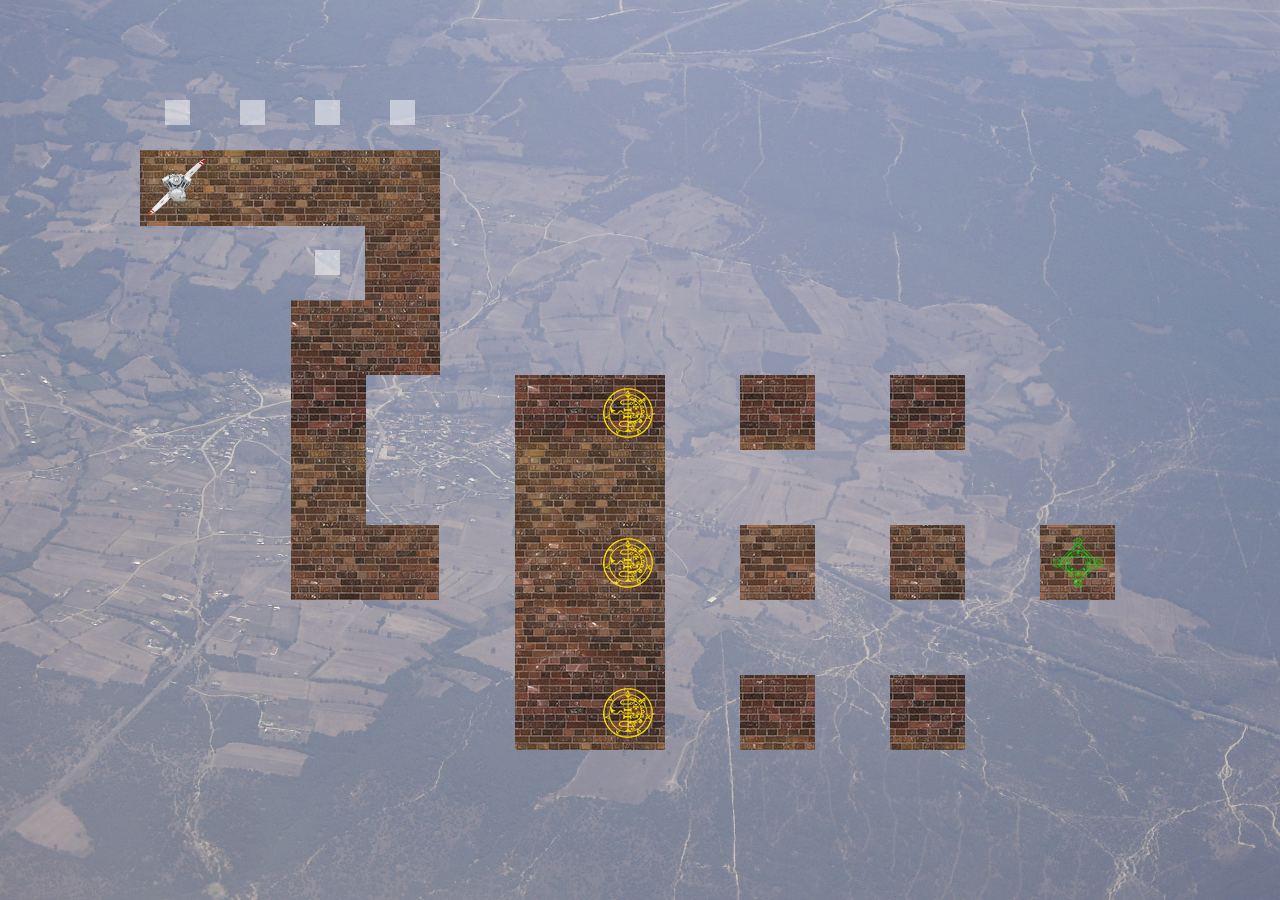
<file: games/arcade/index.html>
<!DOCTYPE HTML>
<html lang="en-US">
<head>
  <meta charset="UTF-8">
  <title>Game sample</title>
  <link rel="stylesheet" href="css/common.css">
  <script src="js/modernizr.min.js"></script>
  <script src="js/jquery.min.js"></script>
  <script src="js/GameController.js"></script>
  <!--
  <script src="js/MapController.js"></script>
  <script src="http://api-maps.yandex.ru/2.0/?load=package.full&amp;lang=ru-RU"></script>
-->
</head>
<body>

  <div class="game">

    <div id="world">
      <div class="cloudBase"></div>
    </div>

    <div class="field">
      <div class="field-wrapper">
      
      <div class="cat">
        <div class="engine-wrapper">
          <div class="tail"></div>
          <div class="engine l1"></div>
          <div class="engine l2"></div>
          <div class="engine l3"></div>
          <div class="engine l4"></div>
          <div class="engine l5"></div>
          <div class="engine l6"></div>
        </div>
        <div class="screw"></div>
        <div class="shadow"></div>
      </div>

      <div class="colon colon-1">
        <div class="w1"></div>
        <div class="w2"></div>
        <div class="w3"></div>
        <div class="w4"></div>
      </div>

      <div class="colon colon-2">
        <div class="w1"></div>
        <div class="w2"></div>
        <div class="w3"></div>
        <div class="w4"></div>
      </div>

      <div class="colon colon-3">
        <div class="w1"></div>
        <div class="w2"></div>
        <div class="w3"></div>
        <div class="w4"></div>
      </div>

      <div class="colon colon-4">
        <div class="w1"></div>
        <div class="w2"></div>
        <div class="w3"></div>
        <div class="w4"></div>
      </div>

      <div class="colon colon-5">
        <div class="w1"></div>
        <div class="w2"></div>
        <div class="w3"></div>
        <div class="w4"></div>
      </div>

      <div class="path road piece-1"></div>
      <div class="path road piece-2"></div>
      <div class="path road piece-3"></div>
      <div class="path road horizontal-bridge-2piece piece-4"></div>
      <div class="path road piece-5"></div>
      <div class="path road piece-6"></div>
      <div class="path road piece-7"></div>
      <div class="path road piece-8"></div>
      <div class="path road piece-9"></div>
      <div class="path road piece-10"></div>
      <div class="path road piece-11"></div>
      <div class="path road piece-12"></div>

      <div class="low-level">
        <div class="path road piece-1"></div>
        <div class="path road piece-2"></div>
        <div class="path road piece-3"></div>
        <div class="path road horizontal-bridge-2piece piece-4"></div>
        <div class="path road piece-5"></div>
        <div class="path road piece-6"></div>
        <div class="path road piece-7"></div>
        <div class="path road piece-8"></div>
        <div class="path road piece-9"></div>
        <div class="path road piece-10"></div>
        <div class="path road piece-11"></div>
        <div class="path road piece-12"></div>
      </div>

      <div class="lowest-level">
        <div class="path road piece-1"></div>
        <div class="path road piece-2"></div>
        <div class="path road piece-3"></div>
        <div class="path road horizontal-bridge-2piece piece-4"></div>
        <div class="path road piece-5"></div>
        <div class="path road piece-6"></div>
        <div class="path road piece-7"></div>
        <div class="path road piece-8"></div>
        <div class="path road piece-9"></div>
        <div class="path road piece-10"></div>
        <div class="path road piece-11"></div>
        <div class="path road piece-12"></div>
      </div>

      <div class="exit">
        <div class="w1"></div>
        <div class="w2"></div>
        <div class="w3"></div>
        <div class="w4"></div>
      </div>

      <div class="teleport teleport-1">
        <div class="path force piece-23"></div>
        <div class="path force piece-24"></div>
        <div class="teleport teleport-8">
          <div class="path force piece-25"></div>
        </div>
      </div>

      <div class="teleport teleport-2">
        <div class="path force piece-13"></div>
        <div class="path force piece-14"></div>
        <div class="teleport teleport-6">
          <div class="path force piece-19"></div>
          <div class="path force piece-20"></div>
          <div class="teleport teleport-7">
            <div class="path force piece-21"></div>
          </div>
        </div>
        <div class="teleport teleport-4">
          <div class="path force piece-15"></div>
          <div class="path force piece-16"></div>
          <div class="teleport teleport-5">
            <div class="path force piece-17"></div>
            <div class="path force piece-18"></div>
            <div class="path force piece-22"></div>
          </div>
        </div>
      </div>

      <div class="teleport teleport-3">
        <div class="path force piece-26"></div>
        <div class="path force piece-27"></div>
        <div class="teleport teleport-9">
          <div class="path force piece-28"></div>
          <div class="path force piece-29"></div>
        </div>
      </div>

      <div class="hell"></div>

      </div>
    </div>
  
  </div>
  
  <div class="fail-screen">
    <h1>You die in antigravitation storm</h1>
    <h2>poor thing, <a class="restart" href="index.html">try again</a>?</h2>
  </div>

  <div class="win-screen">
    <h1>You escape deadly maze</h1>
    <h2>and live happily ever after</h2>
  </div>

</body>
</html>
</file>
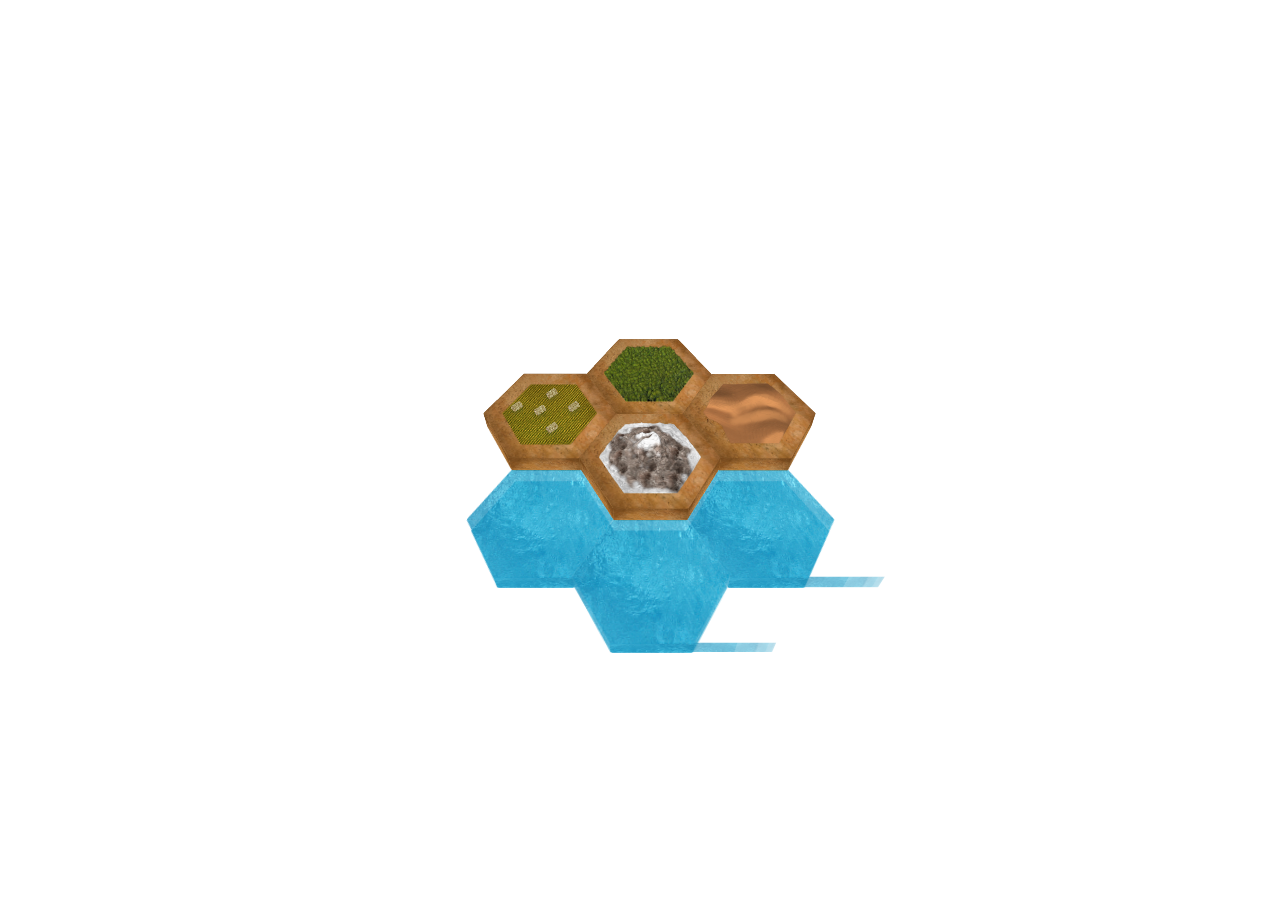
<file: games/catan/index.html>
<!doctype html>
<html lang="en">
<head>
  <meta charset="UTF-8">
  <title>Моделька</title>
  <link rel="stylesheet" href="css/reset.css">
  <link rel="stylesheet" href="css/model.css">
  <script src="js/modernizr.js"></script>
  <script src="js/jquery.min.js"></script>
  <script src="js/nav.js"></script>
</head>
<body>

  <div class="plane">

    <div class="element pos-1">
      <div class="mountain model">

      <div class="landscape">
        <img src="img/mountine0048.png">
        <div>
          <img src="img/mountine0047.png">
          <div>
            <img src="img/mountine0046.png">
            <div>
              <img src="img/mountine0045.png">
              <div>
                <img src="img/mountine0044.png">
                <div>
                  <img src="img/mountine0042.png">
                  <div>
                    <img src="img/mountine0041.png">
                    <div>
                      <img src="img/mountine0040.png">
                      <div>
                        <img src="img/mountine0039.png">
                        <div>
                          <img src="img/mountine0038.png">
                          <div>
                            <img src="img/mountine0037.png">
                            <div>
                              <img src="img/mountine0036.png">
                              <div>
                                <img src="img/mountine0035.png">
                                <div>
                                    <img src="img/mountine0033.png">
                                    <div>
                                      <img src="img/mountine0032.png">
                                      <div>
                                        <img src="img/mountine0031.png">
                                        <div>
                                          <img src="img/mountine0030.png">
                                          <div>
                                            <img src="img/mountine0029.png">
                                            <div>
                                              <img src="img/mountine0028.png">
                                              <div>
                                                <img src="img/mountine0027.png">
                                                <div>
                                                  <img src="img/mountine0026.png">
                                                  <div>
                                                    <img src="img/mountine0025.png">
                                                    <div>
                                                      <img src="img/mountine0024.png">
                                                      <div>
                                                        <img src="img/mountine0023.png">
                                                        <div>
                                                          <img src="img/mountine0022.png">
                                                          <div>
                                                            <img src="img/mountine0021.png">
                                                            <div>
                                                              <img src="img/mountine0020.png">
                                                              <div>
                                                                <img src="img/mountine0019.png">
                                                                <div>
                                                                  <img src="img/mountine0018.png">
                                                                  <div>
                                                                    <img src="img/mountine0017.png">
                                                                    <div>
                                                                      <img src="img/mountine0016.png">
                                                                      <div>
                                                                        <img src="img/mountine0015.png">
                                                                        <div>
                                                                          <img src="img/mountine0014.png">
                                                                          <div>
                                                                            <img src="img/mountine0013.png">
                                                                            <div>
                                                                              <img src="img/mountine0012.png">
                                                                              <div>
                                                                                <img src="img/mountine0011.png">
                                                                                <div>
                                                                                  <img src="img/mountine0010.png">
                                                                                  <div>
                                                                                    <img src="img/mountine0009.png">
                                                                                    <div>
                                                                                      <img src="img/mountine0008.png">
                                                                                      <div>
                                                                                        <img src="img/mountine0007.png">
                                                                                        <div>
                                                                                          <img src="img/mountine0006.png">

                                                                                        </div>
                                                                                      </div>
                                                                                    </div>
                                                                                  </div>
                                                                                </div>
                                                                              </div>
                                                                            </div>
                                                                          </div>
                                                                        </div>
                                                                      </div>
                                                                    </div>
                                                                  </div>
                                                                </div>
                                                              </div>
                                                            </div>
                                                        </div>
                                                      </div>
                                                    </div>
                                                  </div>
                                                </div>
                                              </div>
                                            </div>
                                          </div>
                                        </div>
                                      </div>
                                    </div>
                                  </div>
                                </div>
                              </div>
                            </div>
                          </div>
                        </div>
                      </div>
                    </div>
                  </div>
                </div>
              </div>
            </div>
          </div>
        </div>
      </div>
      </div>

      <div class="base">
        <div class="side-1">
          <div class="side-2">
            <div class="side-3">
        <div class="side-4">
        <div class="side-5">
        <div class="side-6">
        </div></div></div></div></div></div>
        <div class="bottom-side"><div class="outer"><div class="inner"></div></div></div>
        <div class="top-side"><div class="outer"><div class="inner"></div></div></div>
      </div>
    </div>

    <div class="element pos-2">
      <div class="desert model">
        <div class="landscape">
          <img src="img/desert0015.png">
        <div>
          <img src="img/desert0014.png">
        <div>
          <img src="img/desert0013.png">
          <div>
            <img src="img/desert0012.png">
            <div>
              <img src="img/desert0011.png">

              <div>
                <img src="img/desert0010.png">
                <div>
                  <img src="img/desert0009.png">

                  <div>
                    <img src="img/desert0008.png">
                    <div>
                      <img src="img/desert0007.png">

                      <div>
                        <img src="img/desert0006.png">
                        <div>
                          <img src="img/desert0005.png">

                          <div>
                            <img src="img/desert0004.png">
                            <div>
                              <img src="img/desert0003.png">
                            </div>
                          </div>

                        </div>
                      </div>

                    </div>
                  </div>

                </div>
              </div>

            </div>
          </div>
        </div>
      </div></div></div>
      <div class="base">
        <div class="side-1">
        <div class="side-2">
        <div class="side-3">
        <div class="side-4">
        <div class="side-5">
        <div class="side-6">
        </div></div></div></div></div></div>
        <div class="bottom-side"><div class="outer"><div class="inner"></div></div></div>
        <div class="top-side"><div class="outer"><div class="inner"></div></div></div>
      </div>
    </div>

    <div class="element pos-3">
      <div class="field model">
        <img src="img/field.png" class="grass">

        <div class="yap yap-1">
          <div class="front">
            <div></div>
          </div>
          <div class="sides">
            <div>
            <div>
            <div>
            <div>
            <div>
            <div>
            <div>
            </div>
            </div>
            </div>
            </div>
            </div>
            </div>
            </div>
          </div>
        </div>
        <div class="yap yap-2">
          <div class="front">
            <div></div>
          </div>
          <div class="sides">
            <div>
            <div>
            <div>
            <div>
            <div>
            <div>
            <div>
            </div>
            </div>
            </div>
            </div>
            </div>
            </div>
            </div>
          </div>
        </div>
        <div class="yap yap-3">
          <div class="front">
            <div></div>
          </div>
          <div class="sides">
            <div>
            <div>
            <div>
            <div>
            <div>
            <div>
            <div>
            </div>
            </div>
            </div>
            </div>
            </div>
            </div>
            </div>
          </div>
        </div>
        <div class="yap yap-4">
          <div class="front">
            <div></div>
          </div>
          <div class="sides">
            <div>
            <div>
            <div>
            <div>
            <div>
            <div>
            <div>
            </div>
            </div>
            </div>
            </div>
            </div>
            </div>
            </div>
          </div>
        </div>
        <div class="yap yap-5">
          <div class="front">
            <div></div>
          </div>
          <div class="sides">
            <div>
            <div>
            <div>
            <div>
            <div>
            <div>
            <div>
            </div>
            </div>
            </div>
            </div>
            </div>
            </div>
            </div>
          </div>
        </div>
      </div>

      <div class="base">
        <div class="side-1">
        <div class="side-2">
        <div class="side-3">
        <div class="side-4">
        <div class="side-5">
        <div class="side-6">
        </div></div></div></div></div></div>
        <div class="bottom-side"><div class="outer"><div class="inner"></div></div></div>
        <div class="top-side"><div class="outer"><div class="inner"></div></div></div>
      </div>
    </div>


    <div class="element pos-7">
      <div class="forest model">
        <div class="landscape">
          <img src="img/forest-0007.png">
          <div>
            <img src="img/forest-0006.png">
            <div>
              <img src="img/forest-0005.png">
              <div>
                <img src="img/forest-0004.png">
                <div>
                  <img src="img/forest-0003.png">
                  <div>
                    <img src="img/forest-0002.png">
                    <div>
                      <img src="img/forest-0001.png">
                      <div>
                      </div>
                    </div>
                  </div>
                </div>
              </div>
            </div>
          </div>
        </div>
      </div>
      <div class="base">
        <div class="side-1">
          <div class="side-2">
            <div class="side-3">
        <div class="side-4">
        <div class="side-5">
        <div class="side-6">
        </div></div></div></div></div></div>
        <div class="bottom-side"><div class="outer"><div class="inner"></div></div></div>
        <div class="top-side"><div class="outer"><div class="inner"></div></div></div>
      </div>
    </div>


    <div class="element pos-4">
      <div class="base sea-2 passive">
        <div class="side-1">
          <div class="side-2">
            <div class="side-3">
        <div class="side-4">
        <div class="side-5">
        <div class="side-6">
        </div></div></div></div></div></div>
        <div class="bottom-side"><div class="outer"><div class="inner"></div></div></div>
        <div class="top-side"><div class="outer"><div class="inner"></div></div></div>
      </div>
    </div>

    <div class="element pos-5">
      <div class="base sea-2 passive">
        <div class="side-1">
          <div class="side-2">
            <div class="side-3">
        <div class="side-4">
        <div class="side-5">
        <div class="side-6">
        </div></div></div></div></div></div>
        <div class="bottom-side"><div class="outer"><div class="inner"></div></div></div>
        <div class="top-side"><div class="outer"><div class="inner"></div></div></div>
      </div>
    </div>

    <div class="element pos-6">
      <div class="base sea-2 passive">
        <div class="side-1">
          <div class="side-2">
            <div class="side-3">
        <div class="side-4">
        <div class="side-5">
        <div class="side-6">
        </div></div></div></div></div></div>
        <div class="bottom-side"><div class="outer"><div class="inner"></div></div></div>
        <div class="top-side"><div class="outer"><div class="inner"></div></div></div>
      </div>
    </div>

  </div>

</body>
</html>
</file>
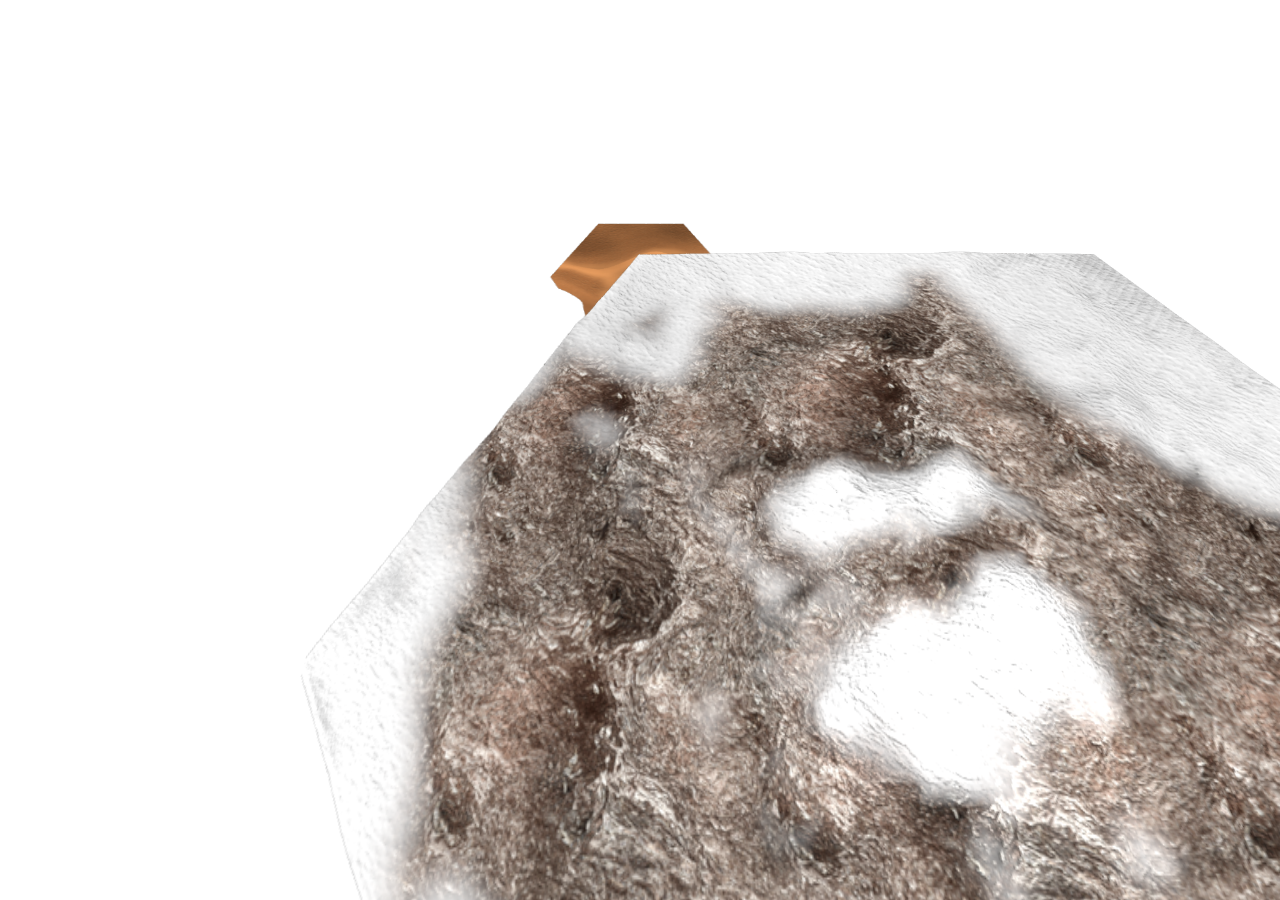
<file: scenes/catan/index.html>
<!doctype html>
<html lang="en">
<head>
  <meta charset="UTF-8">
  <title>Моделька</title>
  <link rel="stylesheet" href="css/reset.css">
  <link rel="stylesheet" href="css/model.css">
  <script src="js/modernizr.js"></script>
  <script src="js/jquery.min.js"></script>
  <script src="js/nav.js"></script>
</head>
<body>

  <div class="plane plane-x">

    <div class="element pos-1">
      <div class="mountain model">

      <div class="landscape">
        <img src="img/mountine0048.png">
        <div>
          <img src="img/mountine0047.png">
          <div>
            <img src="img/mountine0046.png">
            <div>
              <img src="img/mountine0045.png">
              <div>
                <img src="img/mountine0044.png">
                <div>
                  <img src="img/mountine0042.png">
                  <div>
                    <img src="img/mountine0041.png">
                    <div>
                      <img src="img/mountine0040.png">
                      <div>
                        <img src="img/mountine0039.png">
                        <div>
                          <img src="img/mountine0038.png">
                          <div>
                            <img src="img/mountine0037.png">
                            <div>
                              <img src="img/mountine0036.png">
                              <div>
                                <img src="img/mountine0035.png">
                                <div>
                                    <img src="img/mountine0033.png">
                                    <div>
                                      <img src="img/mountine0032.png">
                                      <div>
                                        <img src="img/mountine0031.png">
                                        <div>
                                          <img src="img/mountine0030.png">
                                          <div>
                                            <img src="img/mountine0029.png">
                                            <div>
                                              <img src="img/mountine0028.png">
                                              <div>
                                                <img src="img/mountine0027.png">
                                                <div>
                                                  <img src="img/mountine0026.png">
                                                  <div>
                                                    <img src="img/mountine0025.png">
                                                    <div>
                                                      <img src="img/mountine0024.png">
                                                      <div>
                                                        <img src="img/mountine0023.png">
                                                        <div>
                                                          <img src="img/mountine0022.png">
                                                          <div>
                                                            <img src="img/mountine0021.png">
                                                            <div>
                                                              <img src="img/mountine0020.png">
                                                              <div>
                                                                <img src="img/mountine0019.png">
                                                                <div>
                                                                  <img src="img/mountine0018.png">
                                                                  <div>
                                                                    <img src="img/mountine0017.png">
                                                                    <div>
                                                                      <img src="img/mountine0016.png">
                                                                      <div>
                                                                        <img src="img/mountine0015.png">
                                                                        <div>
                                                                          <img src="img/mountine0014.png">
                                                                          <div>
                                                                            <img src="img/mountine0013.png">
                                                                            <div>
                                                                              <img src="img/mountine0012.png">
                                                                              <div>
                                                                                <img src="img/mountine0011.png">
                                                                                <div>
                                                                                  <img src="img/mountine0010.png">
                                                                                  <div>
                                                                                    <img src="img/mountine0009.png">
                                                                                    <div>
                                                                                      <img src="img/mountine0008.png">
                                                                                      <div>
                                                                                        <img src="img/mountine0007.png">
                                                                                        <div>
                                                                                          <img src="img/mountine0006.png">

                                                                                        </div>
                                                                                      </div>
                                                                                    </div>
                                                                                  </div>
                                                                                </div>
                                                                              </div>
                                                                            </div>
                                                                          </div>
                                                                        </div>
                                                                      </div>
                                                                    </div>
                                                                  </div>
                                                                </div>
                                                              </div>
                                                            </div>
                                                        </div>
                                                      </div>
                                                    </div>
                                                  </div>
                                                </div>
                                              </div>
                                            </div>
                                          </div>
                                        </div>
                                      </div>
                                    </div>
                                  </div>
                                </div>
                              </div>
                            </div>
                          </div>
                        </div>
                      </div>
                    </div>
                  </div>
                </div>
              </div>
            </div>
          </div>
        </div>
      </div>
      </div>

      <div class="base">
        <div class="side-1">
          <div class="side-2">
            <div class="side-3">
        <div class="side-4">
        <div class="side-5">
        <div class="side-6">
        </div></div></div></div></div></div>
        <div class="bottom-side"><div class="outer"><div class="inner"></div></div></div>
        <div class="top-side"><div class="outer"><div class="inner"></div></div></div>
      </div>
    </div>

    <div class="element pos-2">
      <div class="desert model">
        <div class="landscape">
          <img src="img/desert0015.png">
        <div>
          <img src="img/desert0014.png">
        <div>
          <img src="img/desert0013.png">
          <div>
            <img src="img/desert0012.png">
            <div>
              <img src="img/desert0011.png">

              <div>
                <img src="img/desert0010.png">
                <div>
                  <img src="img/desert0009.png">

                  <div>
                    <img src="img/desert0008.png">
                    <div>
                      <img src="img/desert0007.png">

                      <div>
                        <img src="img/desert0006.png">
                        <div>
                          <img src="img/desert0005.png">

                          <div>
                            <img src="img/desert0004.png">
                            <div>
                              <img src="img/desert0003.png">
                            </div>
                          </div>

                        </div>
                      </div>

                    </div>
                  </div>

                </div>
              </div>

            </div>
          </div>
        </div>
      </div></div></div>
      <div class="base">
        <div class="side-1">
        <div class="side-2">
        <div class="side-3">
        <div class="side-4">
        <div class="side-5">
        <div class="side-6">
        </div></div></div></div></div></div>
        <div class="bottom-side"><div class="outer"><div class="inner"></div></div></div>
        <div class="top-side"><div class="outer"><div class="inner"></div></div></div>
      </div>
    </div>

    <div class="element pos-3">
      <div class="field model">
        <img src="img/field.png" class="grass">

        <div class="yap yap-1">
          <div class="front">
            <div></div>
          </div>
          <div class="sides">
            <div>
            <div>
            <div>
            <div>
            <div>
            <div>
            <div>
            </div>
            </div>
            </div>
            </div>
            </div>
            </div>
            </div>
          </div>
        </div>
        <div class="yap yap-2">
          <div class="front">
            <div></div>
          </div>
          <div class="sides">
            <div>
            <div>
            <div>
            <div>
            <div>
            <div>
            <div>
            </div>
            </div>
            </div>
            </div>
            </div>
            </div>
            </div>
          </div>
        </div>
        <div class="yap yap-3">
          <div class="front">
            <div></div>
          </div>
          <div class="sides">
            <div>
            <div>
            <div>
            <div>
            <div>
            <div>
            <div>
            </div>
            </div>
            </div>
            </div>
            </div>
            </div>
            </div>
          </div>
        </div>
        <div class="yap yap-4">
          <div class="front">
            <div></div>
          </div>
          <div class="sides">
            <div>
            <div>
            <div>
            <div>
            <div>
            <div>
            <div>
            </div>
            </div>
            </div>
            </div>
            </div>
            </div>
            </div>
          </div>
        </div>
        <div class="yap yap-5">
          <div class="front">
            <div></div>
          </div>
          <div class="sides">
            <div>
            <div>
            <div>
            <div>
            <div>
            <div>
            <div>
            </div>
            </div>
            </div>
            </div>
            </div>
            </div>
            </div>
          </div>
        </div>
      </div>

      <div class="base">
        <div class="side-1">
        <div class="side-2">
        <div class="side-3">
        <div class="side-4">
        <div class="side-5">
        <div class="side-6">
        </div></div></div></div></div></div>
        <div class="bottom-side"><div class="outer"><div class="inner"></div></div></div>
        <div class="top-side"><div class="outer"><div class="inner"></div></div></div>
      </div>
    </div>


    <div class="element pos-7">
      <div class="forest model">
        <div class="landscape">
          <img src="img/forest-0007.png">
          <div>
            <img src="img/forest-0006.png">
            <div>
              <img src="img/forest-0005.png">
              <div>
                <img src="img/forest-0004.png">
                <div>
                  <img src="img/forest-0003.png">
                  <div>
                    <img src="img/forest-0002.png">
                    <div>
                      <img src="img/forest-0001.png">
                      <div>
                      </div>
                    </div>
                  </div>
                </div>
              </div>
            </div>
          </div>
        </div>
      </div>
      <div class="base">
        <div class="side-1">
          <div class="side-2">
            <div class="side-3">
        <div class="side-4">
        <div class="side-5">
        <div class="side-6">
        </div></div></div></div></div></div>
        <div class="bottom-side"><div class="outer"><div class="inner"></div></div></div>
        <div class="top-side"><div class="outer"><div class="inner"></div></div></div>
      </div>
    </div>


    <div class="element pos-4">
      <div class="base sea-2 passive">
        <div class="side-1">
          <div class="side-2">
            <div class="side-3">
        <div class="side-4">
        <div class="side-5">
        <div class="side-6">
        </div></div></div></div></div></div>
        <div class="bottom-side"><div class="outer"><div class="inner"></div></div></div>
        <div class="top-side"><div class="outer"><div class="inner"></div></div></div>
      </div>
    </div>

    <div class="element pos-5">
      <div class="base sea-2 passive">
        <div class="side-1">
          <div class="side-2">
            <div class="side-3">
        <div class="side-4">
        <div class="side-5">
        <div class="side-6">
        </div></div></div></div></div></div>
        <div class="bottom-side"><div class="outer"><div class="inner"></div></div></div>
        <div class="top-side"><div class="outer"><div class="inner"></div></div></div>
      </div>
    </div>

    <div class="element pos-6">
      <div class="base sea-2 passive">
        <div class="side-1">
          <div class="side-2">
            <div class="side-3">
        <div class="side-4">
        <div class="side-5">
        <div class="side-6">
        </div></div></div></div></div></div>
        <div class="bottom-side"><div class="outer"><div class="inner"></div></div></div>
        <div class="top-side"><div class="outer"><div class="inner"></div></div></div>
      </div>
    </div>

  </div>

</body>
</html>
</file>
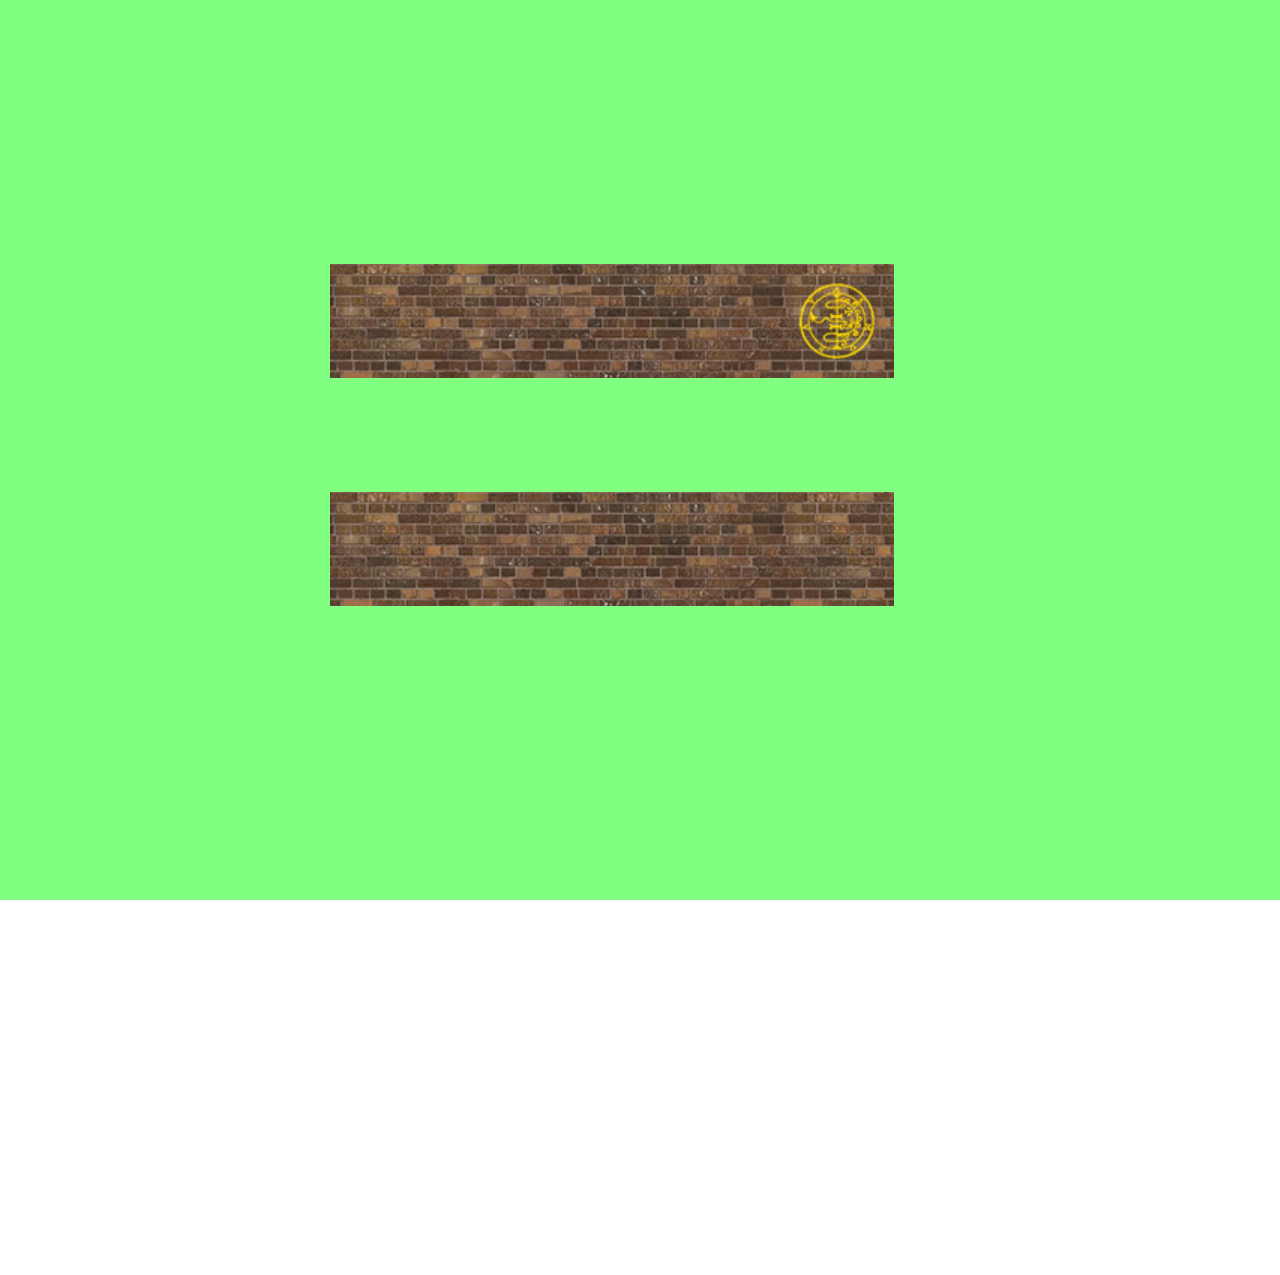
<file: scenes/glv-2/index.html>
<!DOCTYPE HTML>
<html lang="en-US">
<head>
  <meta charset="UTF-8">
  <title>:HOVER IS GREAT</title>
  <link rel="stylesheet" href="css/common.css">
  <script src="js/modernizr.min.js"></script>
  <script src="js/jquery.min.js"></script>
  <script src="js/GameController.js"></script>
</head>
<body>
  <div class="add">
    <div class="game">

      <div class="field go">
        <div class="field-wrapper">


          <div class="path road piece-1"><div class="teleport teleport-1">
            <div class="path force piece-2"></div>
          </div></div>
          <div class="path road piece-3"></div>

          <div class="hell" style="left:-400px; right:-400px;"></div>

        </div>
      </div>


    </div>
  </div>
</body>
</html>
</file>
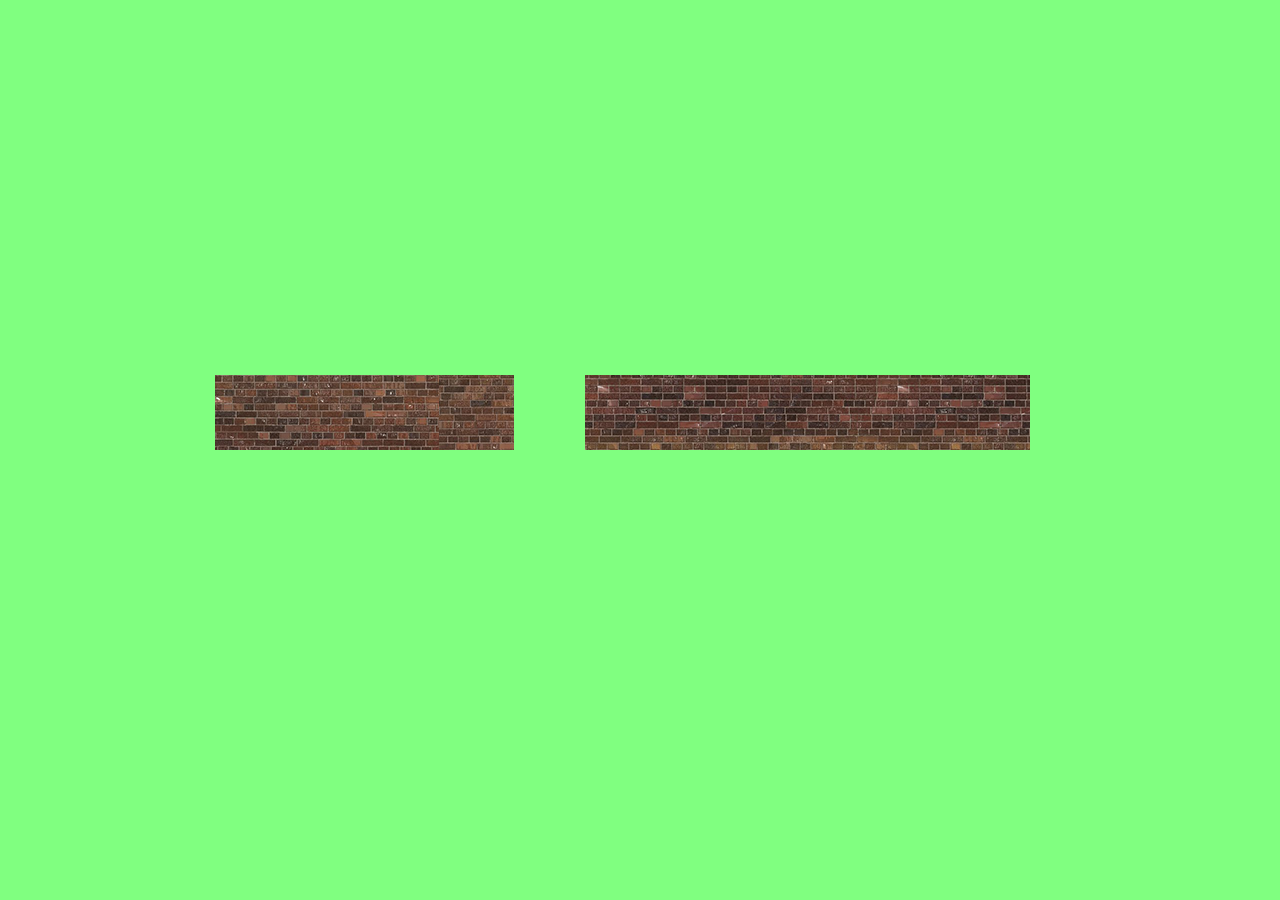
<file: scenes/glv-3/index.html>
<!DOCTYPE HTML>
<html lang="en-US">
<head>
  <meta charset="UTF-8">
  <title>:HOVER IS GREAT</title>
  <link rel="stylesheet" href="css/common.css">
  <script src="js/modernizr.min.js"></script>
  <script src="js/jquery.min.js"></script>
  <script src="js/GameController.js"></script>
</head>
<body>
  <div class="add">
    <div class="game">

      <div class="field">
        <div class="field-wrapper">


          <div class="path road piece-20"></div>
          <div class="path road horizontal-bridge-2piece piece-21"></div>
          <div class="path road piece-22"></div>

          <div class="hell" style="left:-400px; right:-400px;"></div>

        </div>
      </div>


    </div>
  </div>
</body>
</html>
</file>
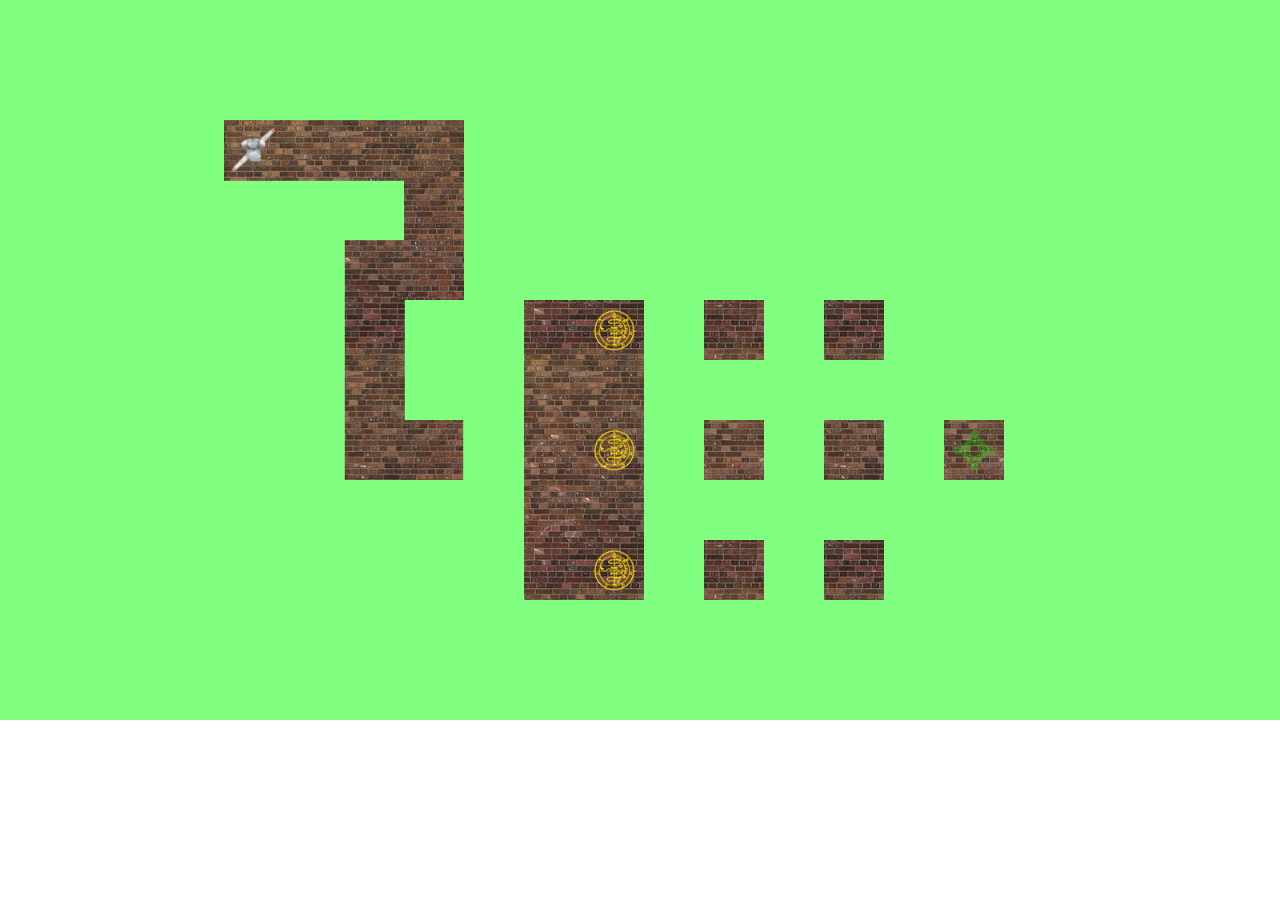
<file: scenes/glv/index.html>
<!DOCTYPE HTML>
<html lang="en-US">
<head>
  <meta charset="UTF-8">
  <title>:HOVER IS GREAT</title>
  <link rel="stylesheet" href="css/common.css">
  <script src="js/modernizr.min.js"></script>
  <script src="js/jquery.min.js"></script>
  <script src="js/GameController.js"></script>
  <!--
  <script src="js/MapController.js"></script>
  <script src="http://api-maps.yandex.ru/2.0/?load=package.full&amp;lang=ru-RU"></script>
-->
</head>
<body>

<div class="add"  style="-webkit-transform: scale(.8) translate(-20px, 450px);">

  <div class="game">

    <div id="world">
      <div class="cloudBase"></div>
    </div>

    <div class="field">
      <div class="field-wrapper">

      <div class="cat">
        <div class="engine-wrapper">
          <div class="tail"></div>
          <div class="engine l1"></div>
          <div class="engine l2"></div>
          <div class="engine l3"></div>
          <div class="engine l4"></div>
          <div class="engine l5"></div>
          <div class="engine l6"></div>
        </div>
        <div class="screw"></div>
        <div class="shadow"></div>
      </div>


      <div class="path road piece-1"></div>
      <div class="path road piece-2"></div>
      <div class="path road piece-3"></div>
      <div class="path road horizontal-bridge-2piece piece-4"></div>
      <div class="path road piece-5"></div>
      <div class="path road piece-6"></div>
      <div class="path road piece-7"></div>
      <div class="path road piece-8"></div>
      <div class="path road piece-9"></div>
      <div class="path road piece-10"></div>
      <div class="path road piece-11"></div>
      <div class="path road piece-12"></div>


      <div class="exit">
        <div class="w1"></div>
        <div class="w2"></div>
        <div class="w3"></div>
        <div class="w4"></div>
      </div>

      <div class="teleport teleport-1">
        <div class="path force piece-23"></div>
        <div class="path force piece-24"></div>
        <div class="teleport teleport-8">
          <div class="path force piece-25"></div>
        </div>
      </div>

      <div class="teleport teleport-2">
        <div class="path force piece-13"></div>
        <div class="path force piece-14"></div>
        <div class="teleport teleport-6">
          <div class="path force piece-19"></div>
          <div class="path force piece-20"></div>
          <div class="teleport teleport-7">
            <div class="path force piece-21"></div>
          </div>
        </div>
        <div class="teleport teleport-4">
          <div class="path force piece-15"></div>
          <div class="path force piece-16"></div>
          <div class="teleport teleport-5">
            <div class="path force piece-17"></div>
            <div class="path force piece-18"></div>
            <div class="path force piece-22"></div>
          </div>
        </div>
      </div>

      <div class="teleport teleport-3">
        <div class="path force piece-26"></div>
        <div class="path force piece-27"></div>
        <div class="teleport teleport-9">
          <div class="path force piece-28"></div>
          <div class="path force piece-29"></div>
        </div>
      </div>

      <div class="hell" style="left:-400px; right:-400px;"></div>

      </div>
    </div>

  </div>

</div>

  <div class="fail-screen">
    <h1>You die in antigravitation storm</h1>
    <h2>poor thing, <a class="restart" href="index.html">try again</a>?</h2>
  </div>

  <div class="win-screen">
    <h1>You escape deadly maze</h1>
    <h2>and live happily ever after</h2>
  </div>

</body>
</html>
</file>
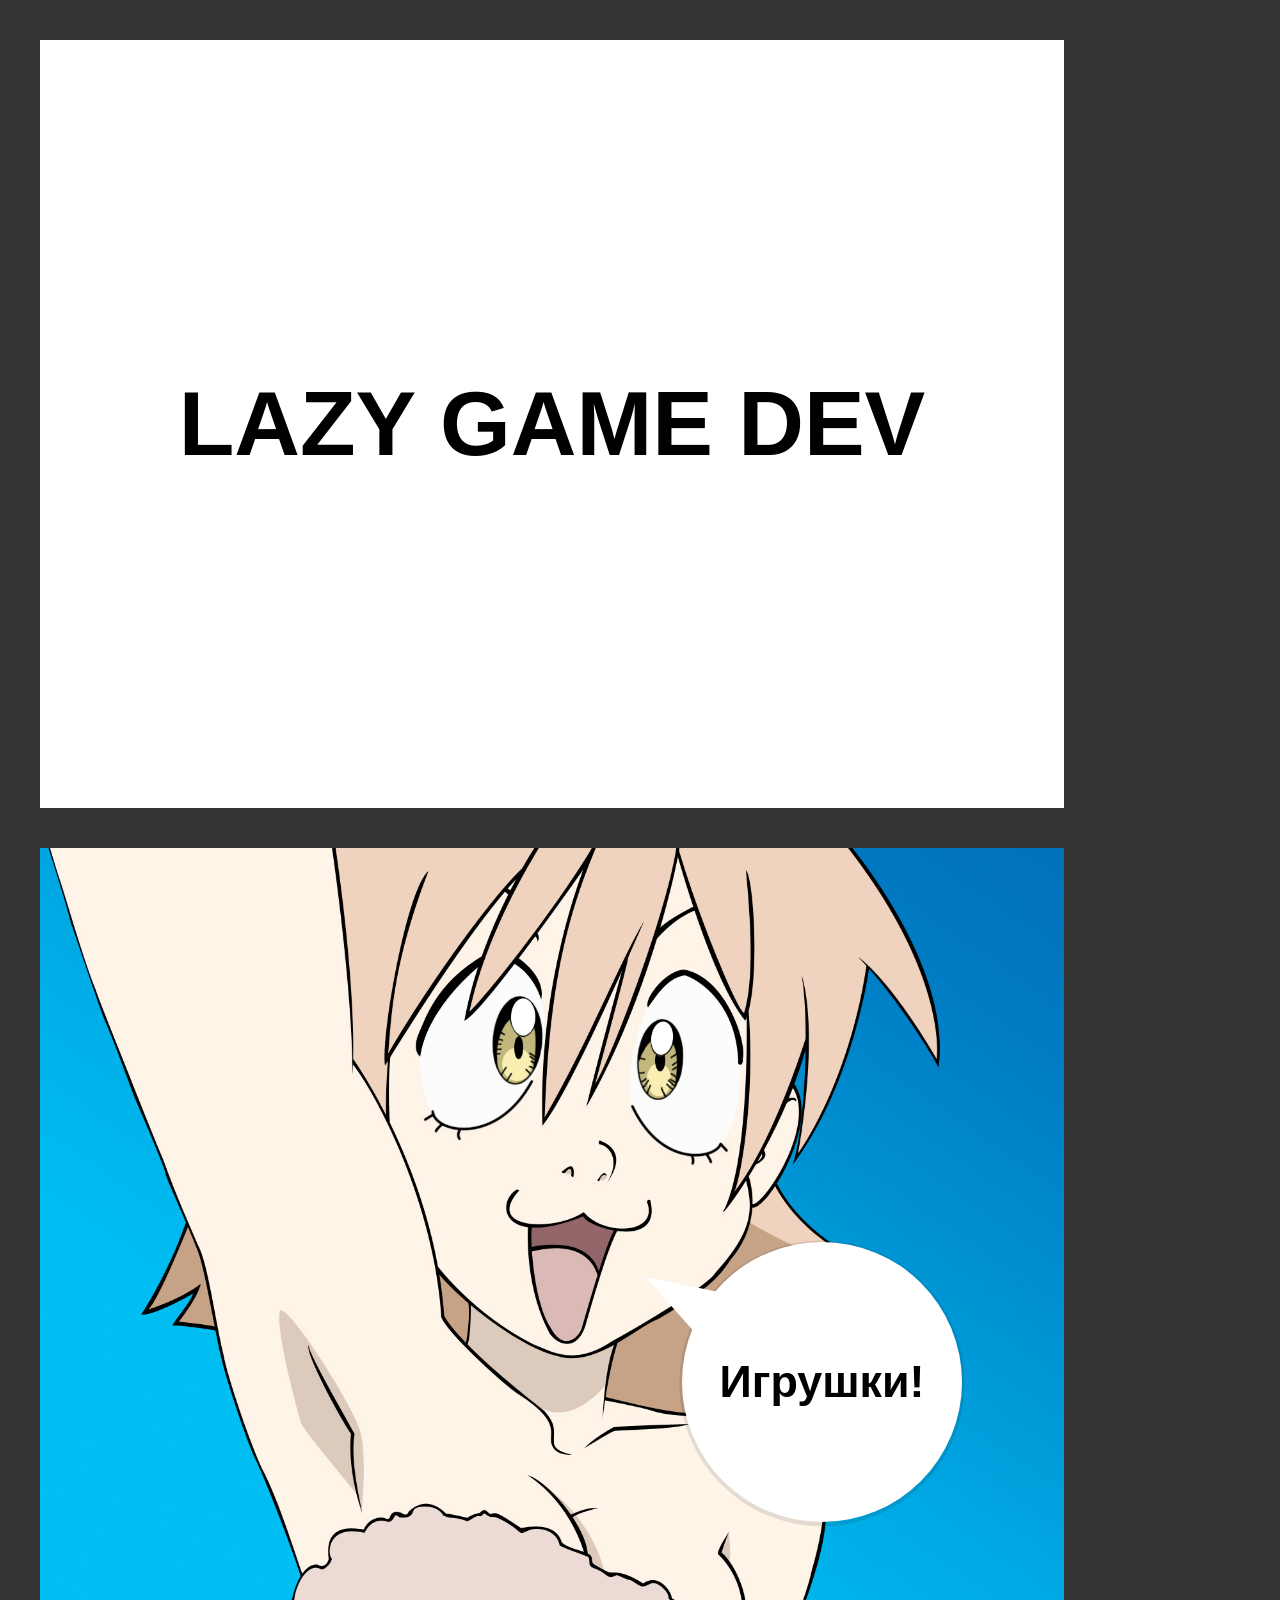
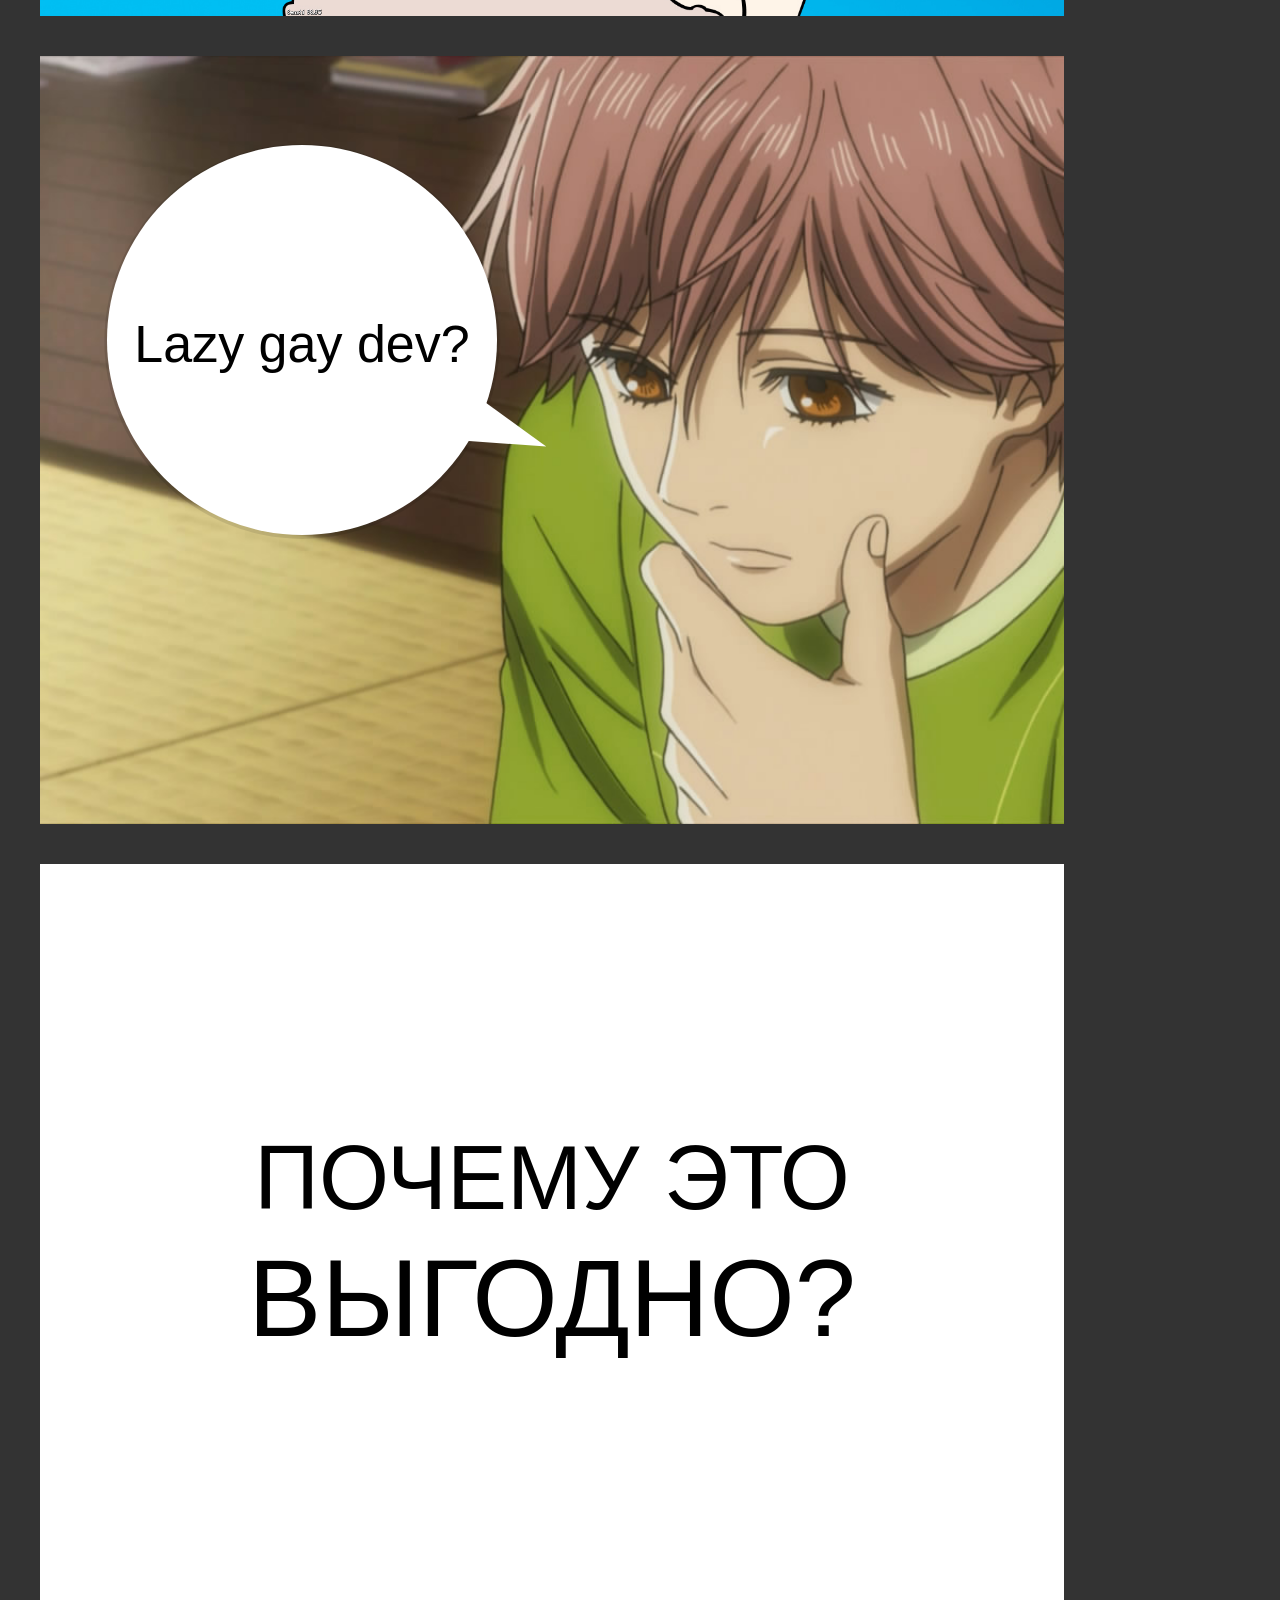
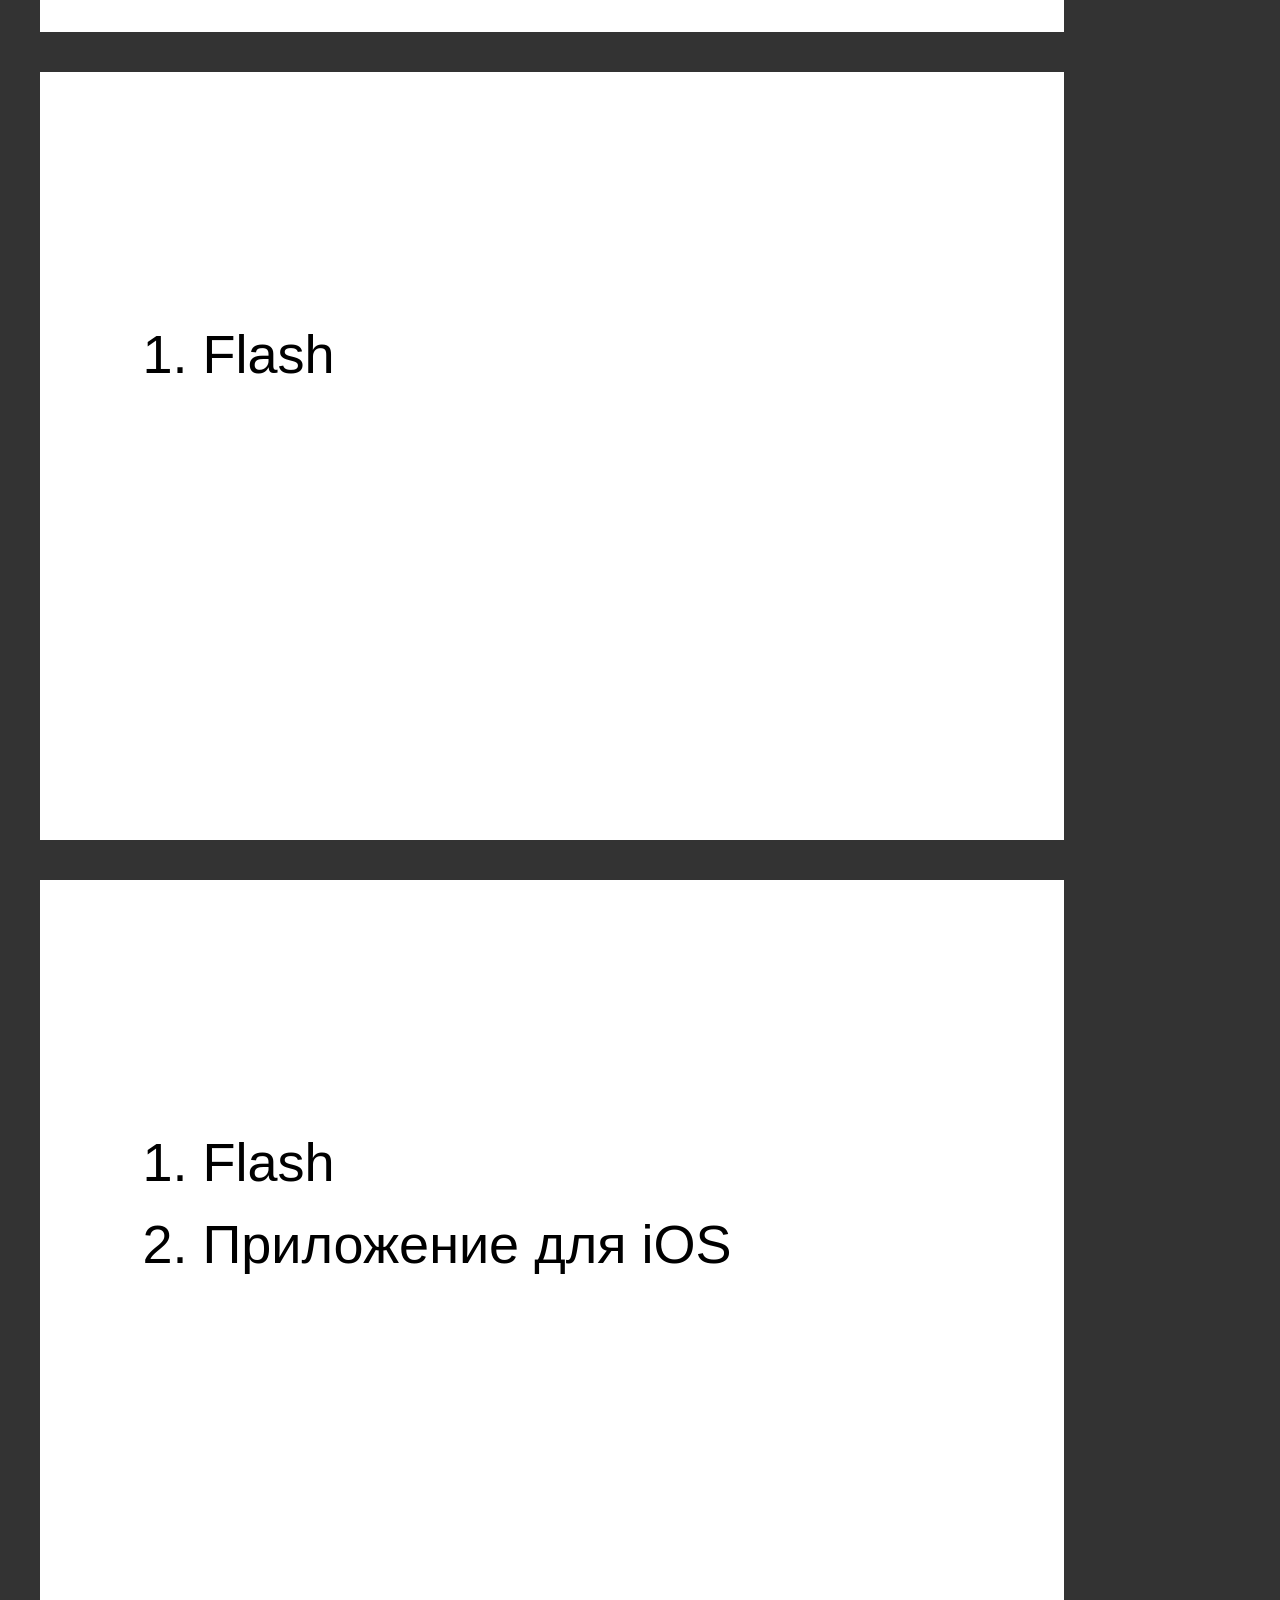
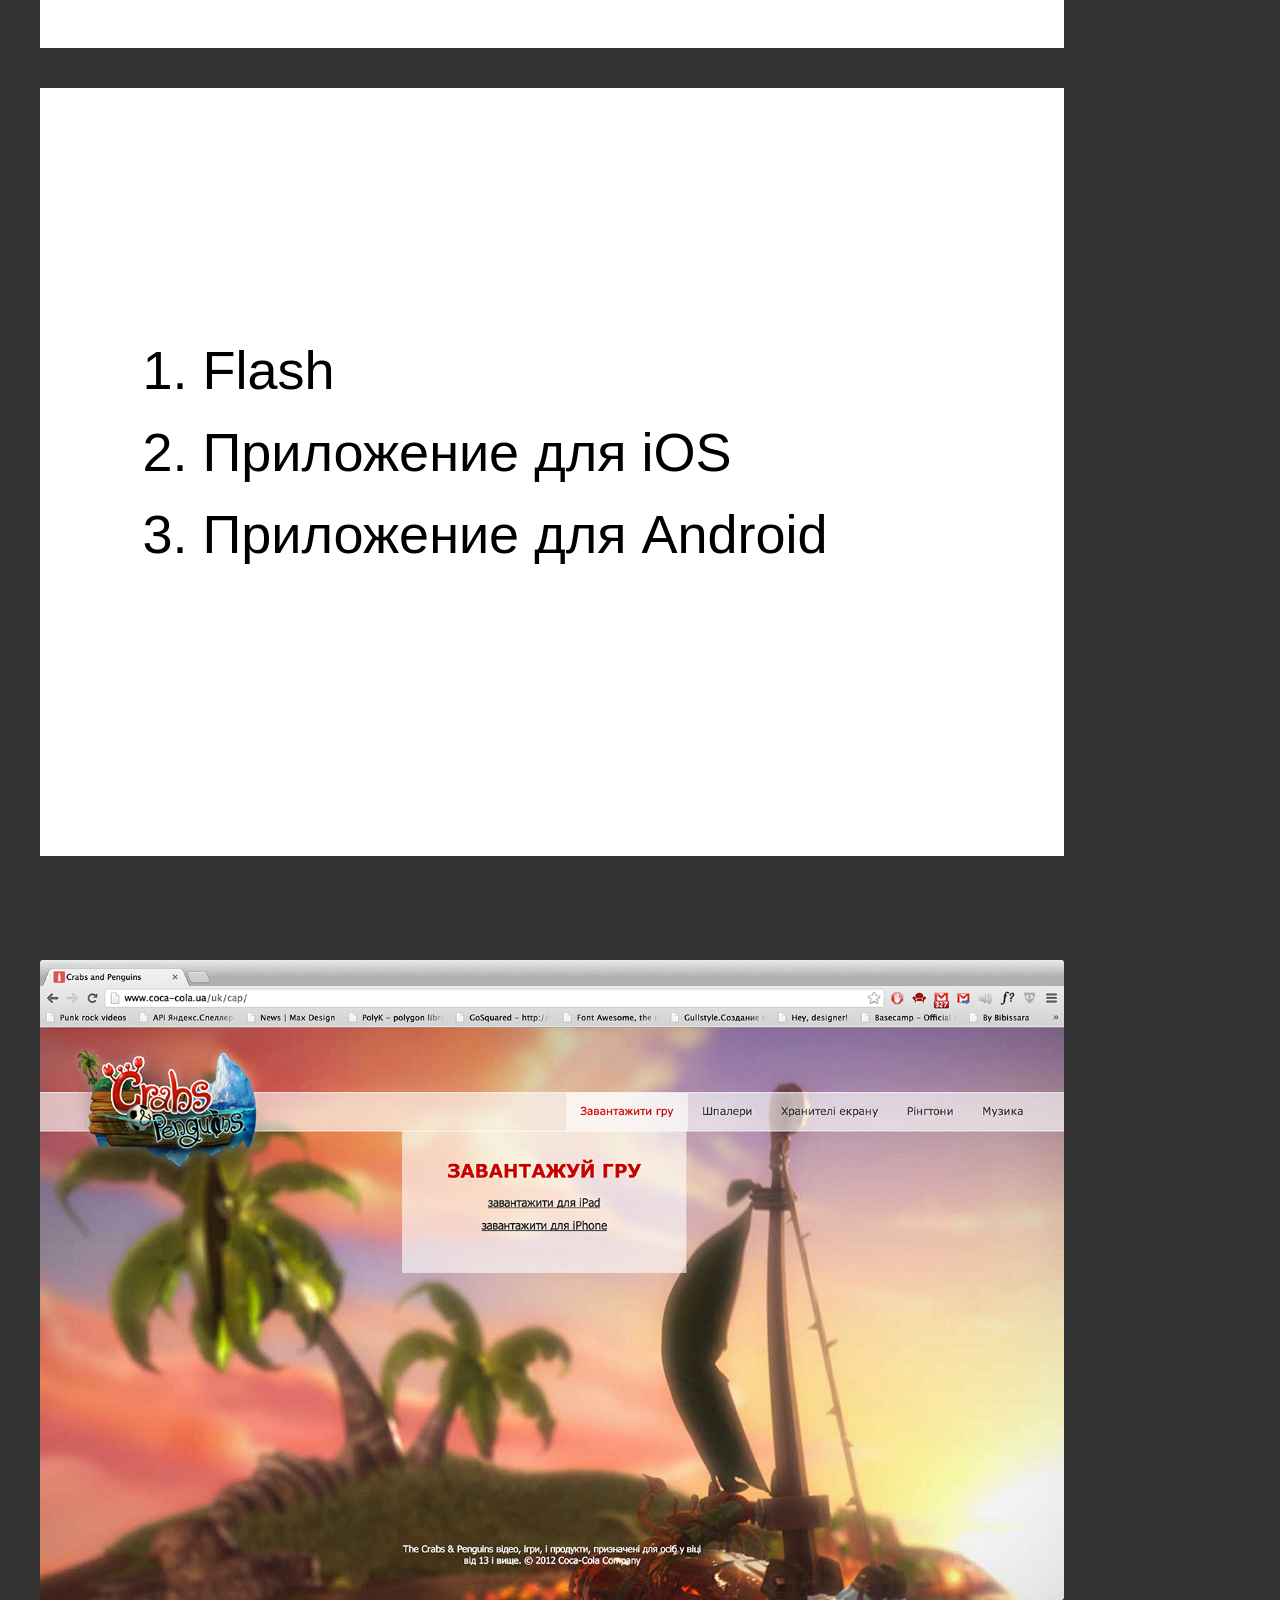
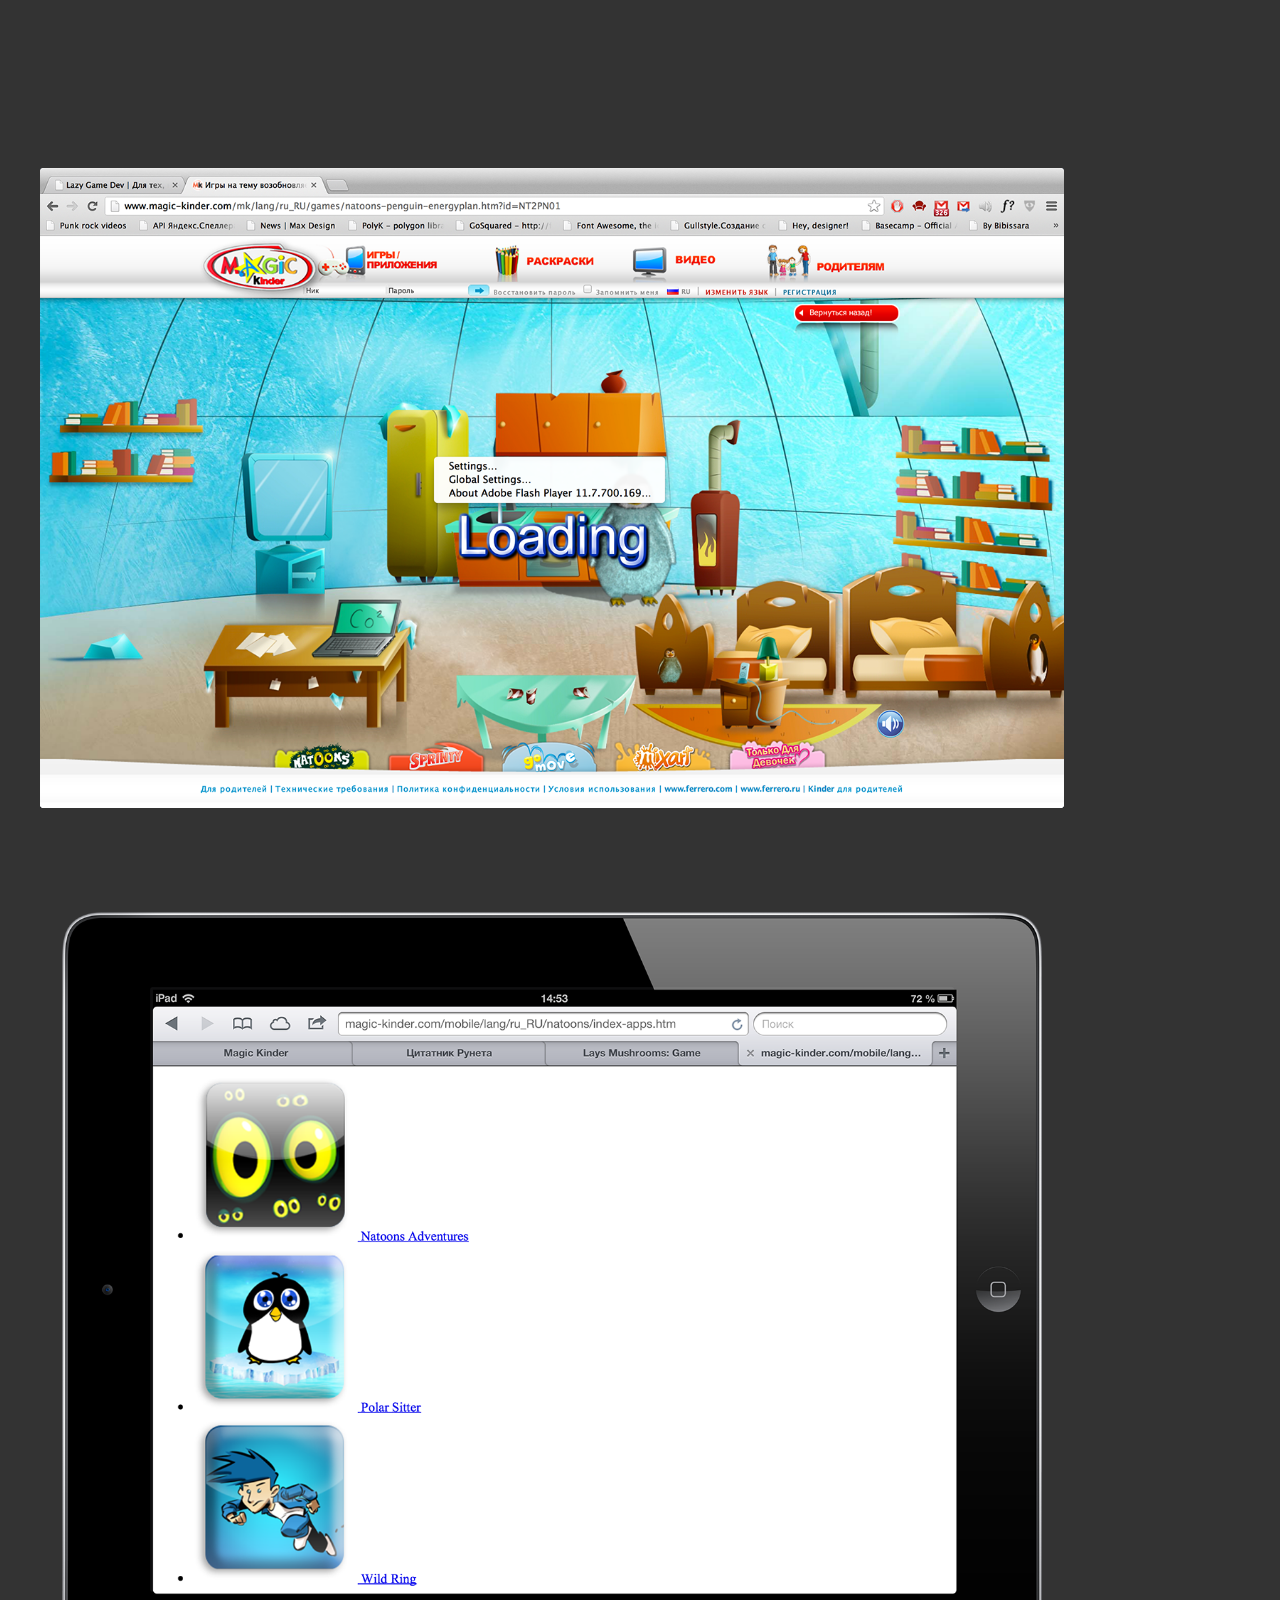
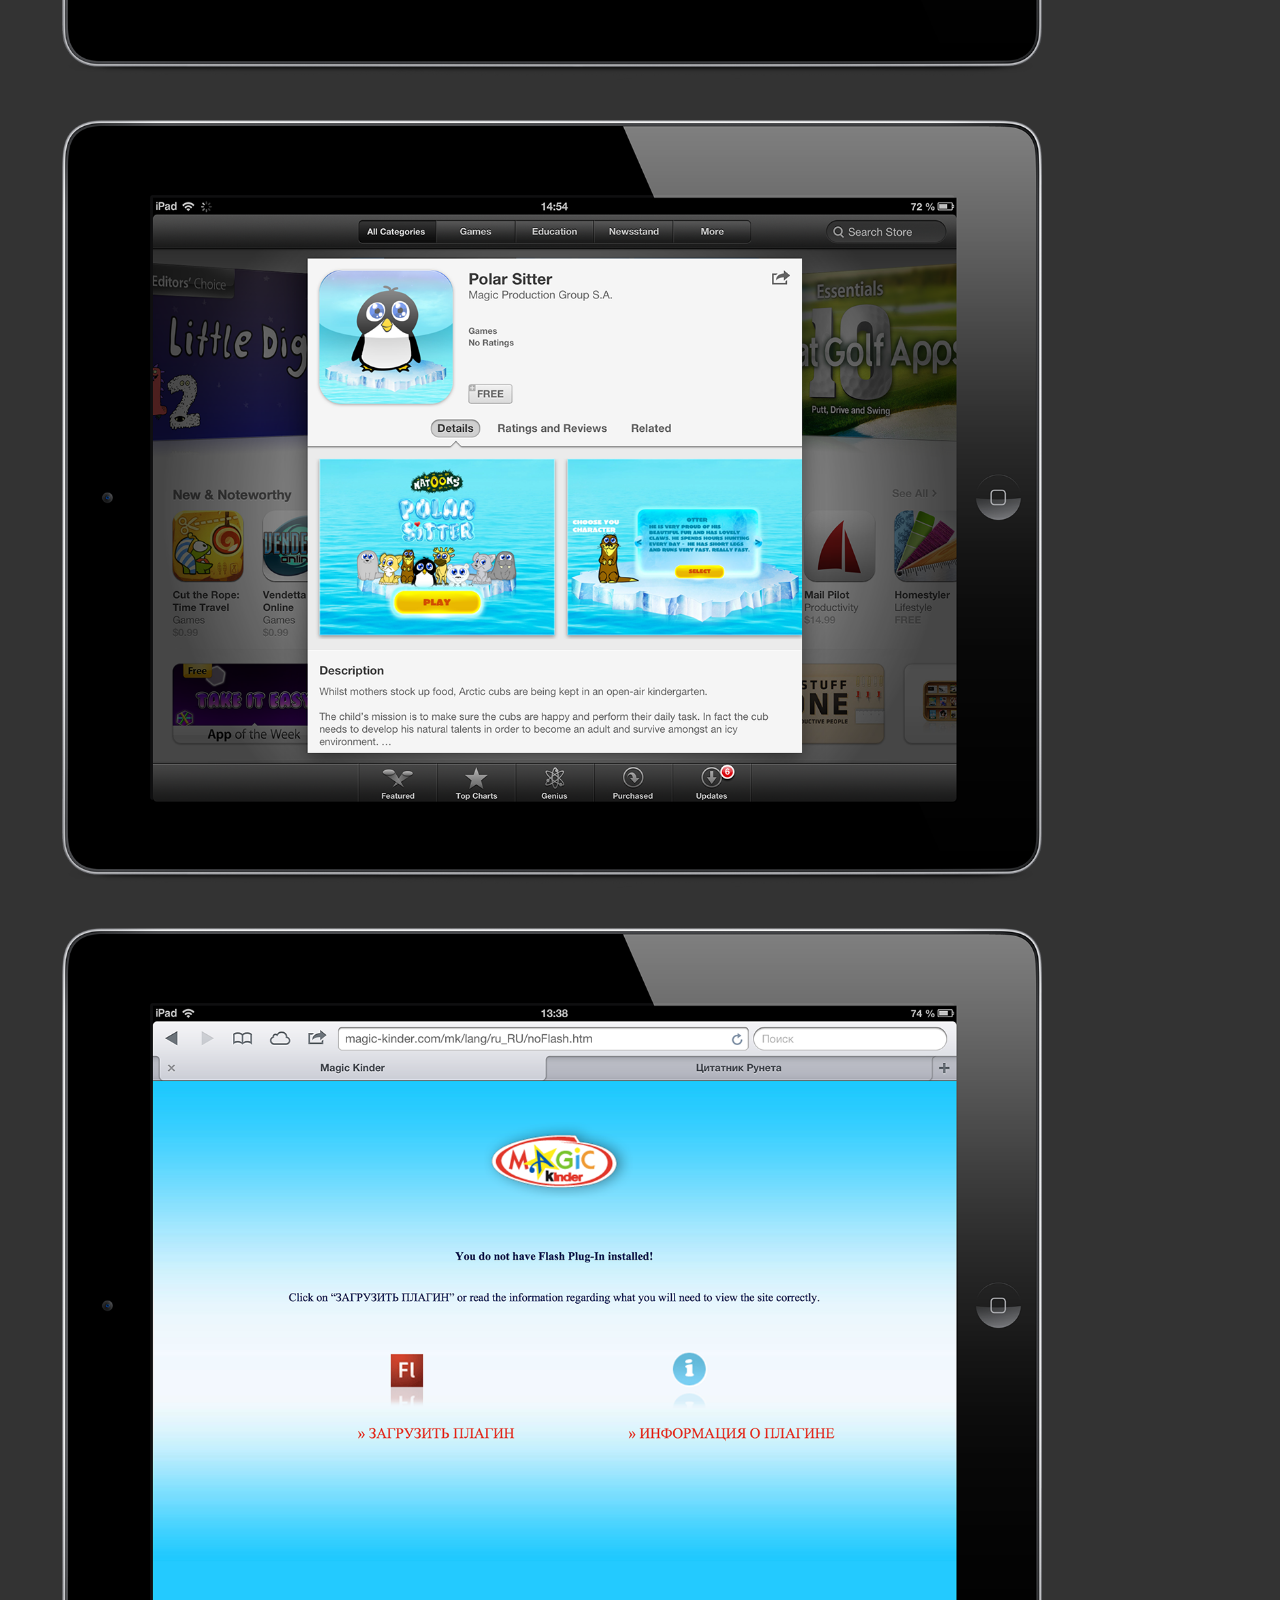
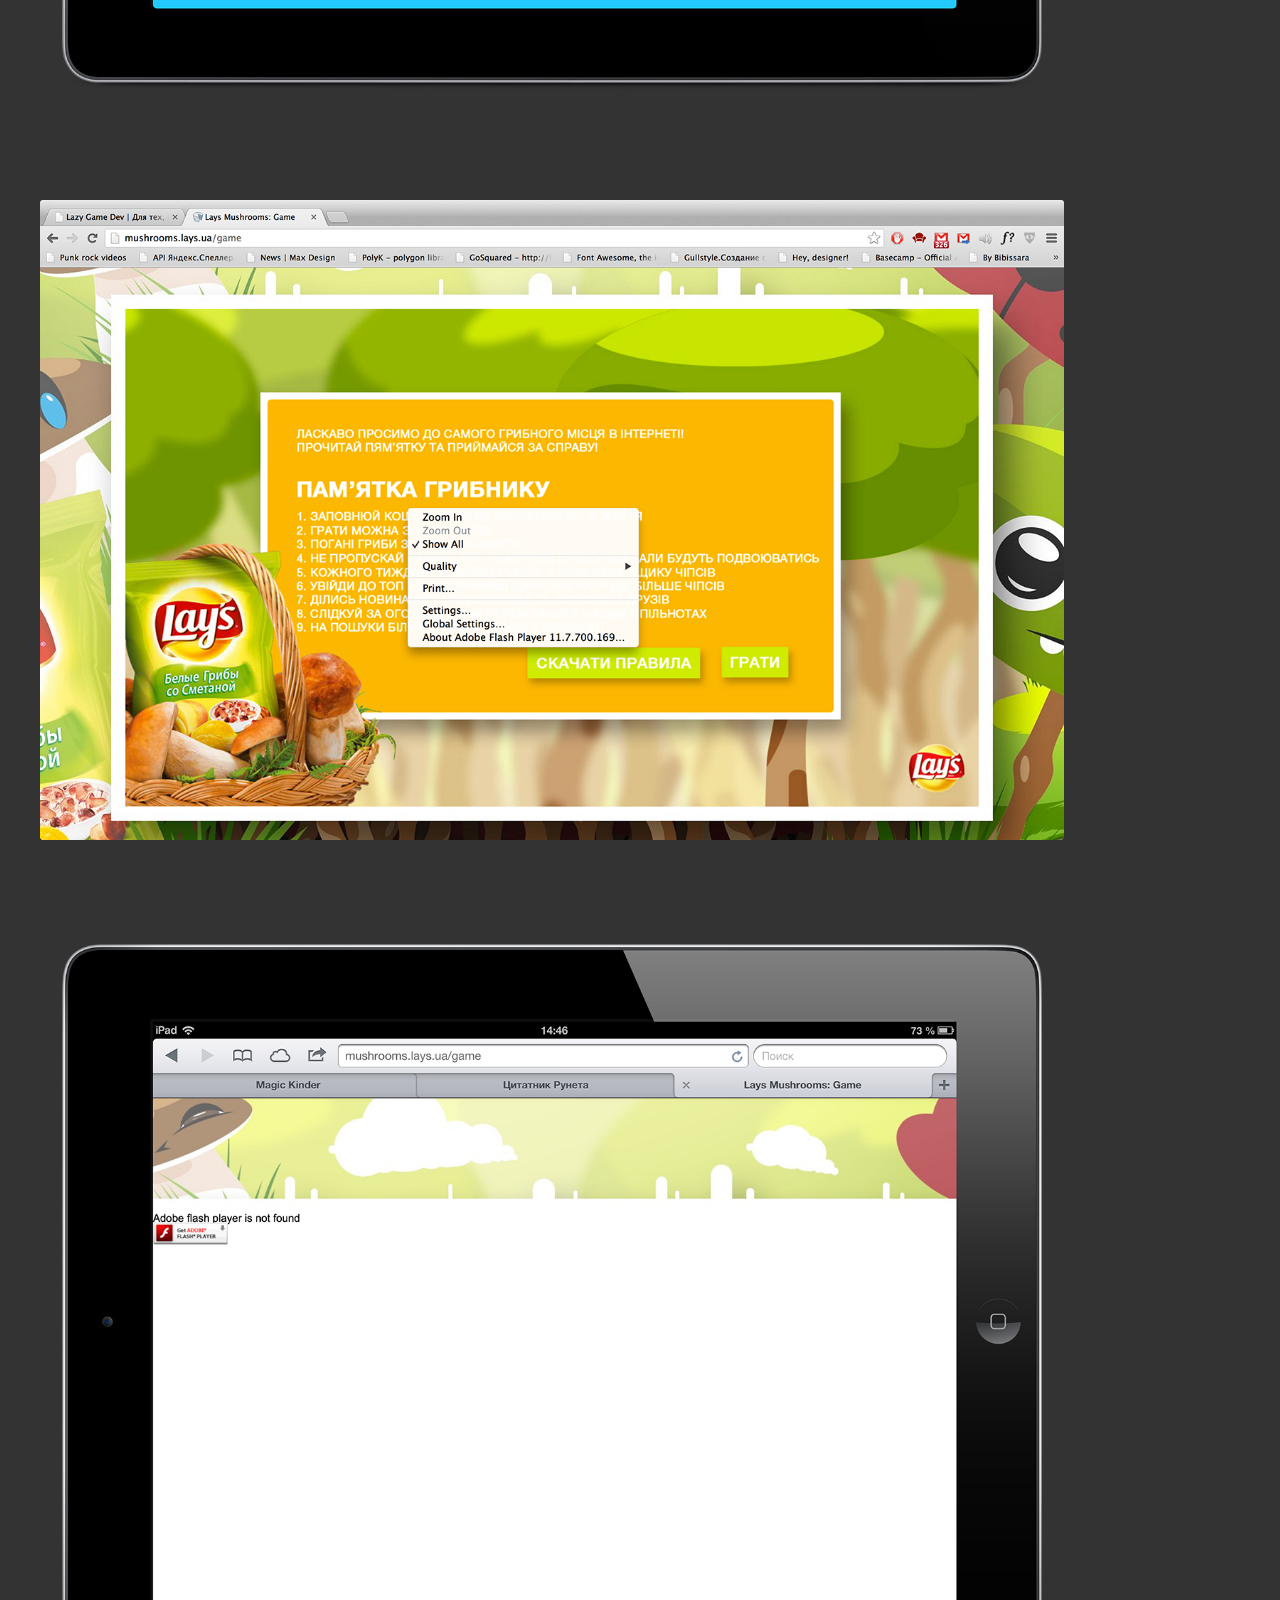
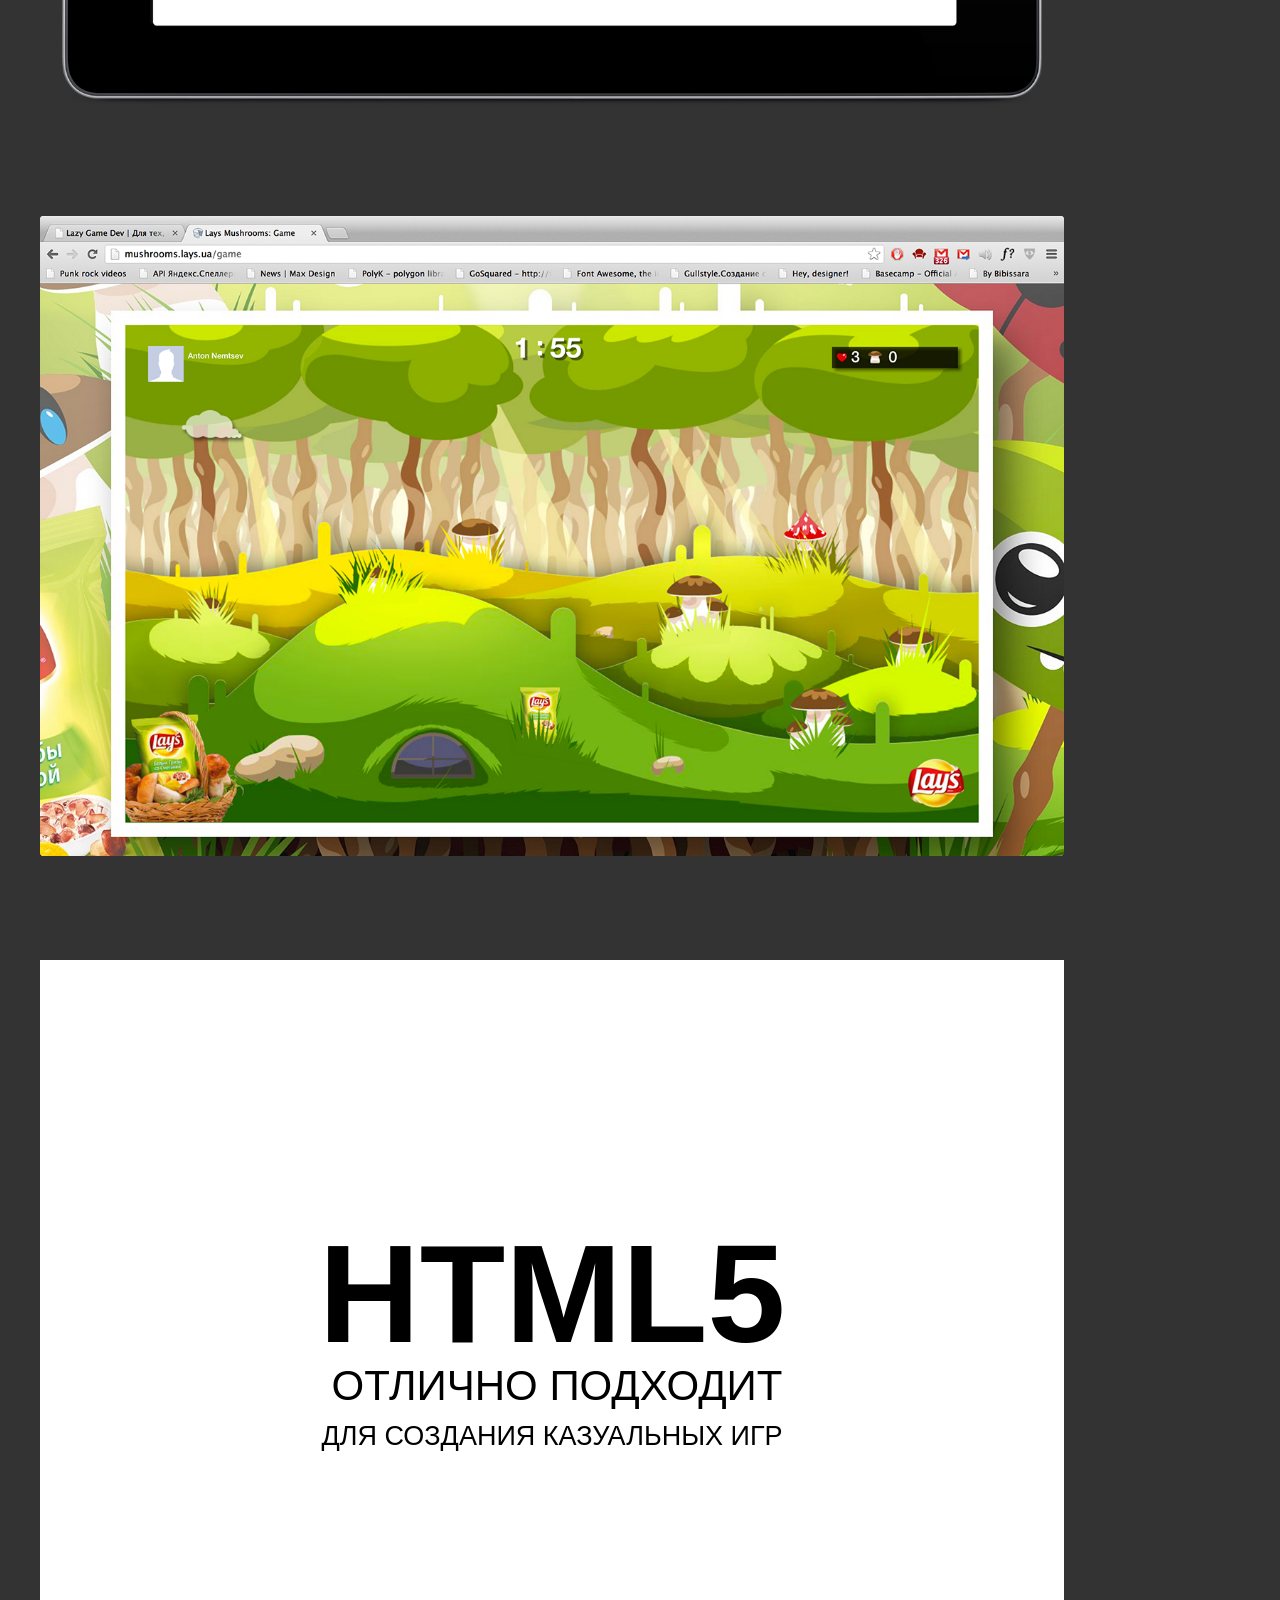
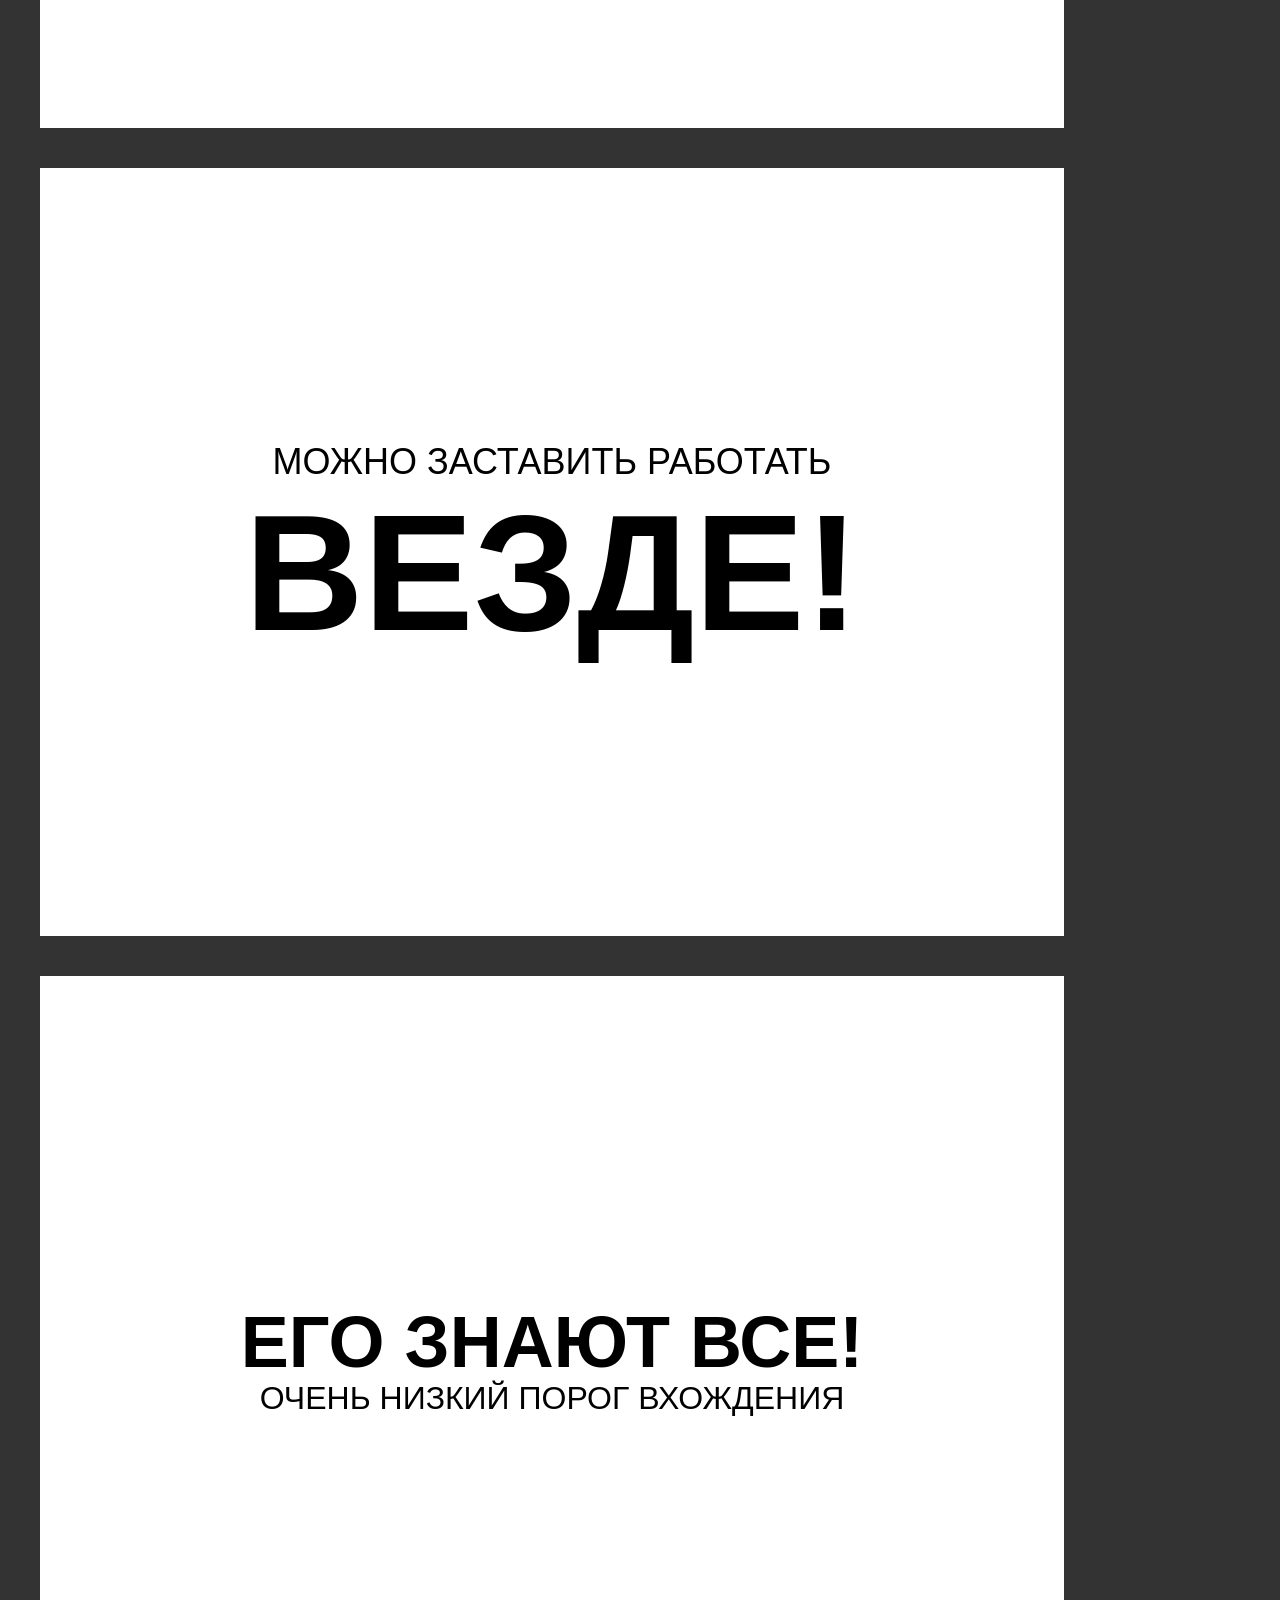
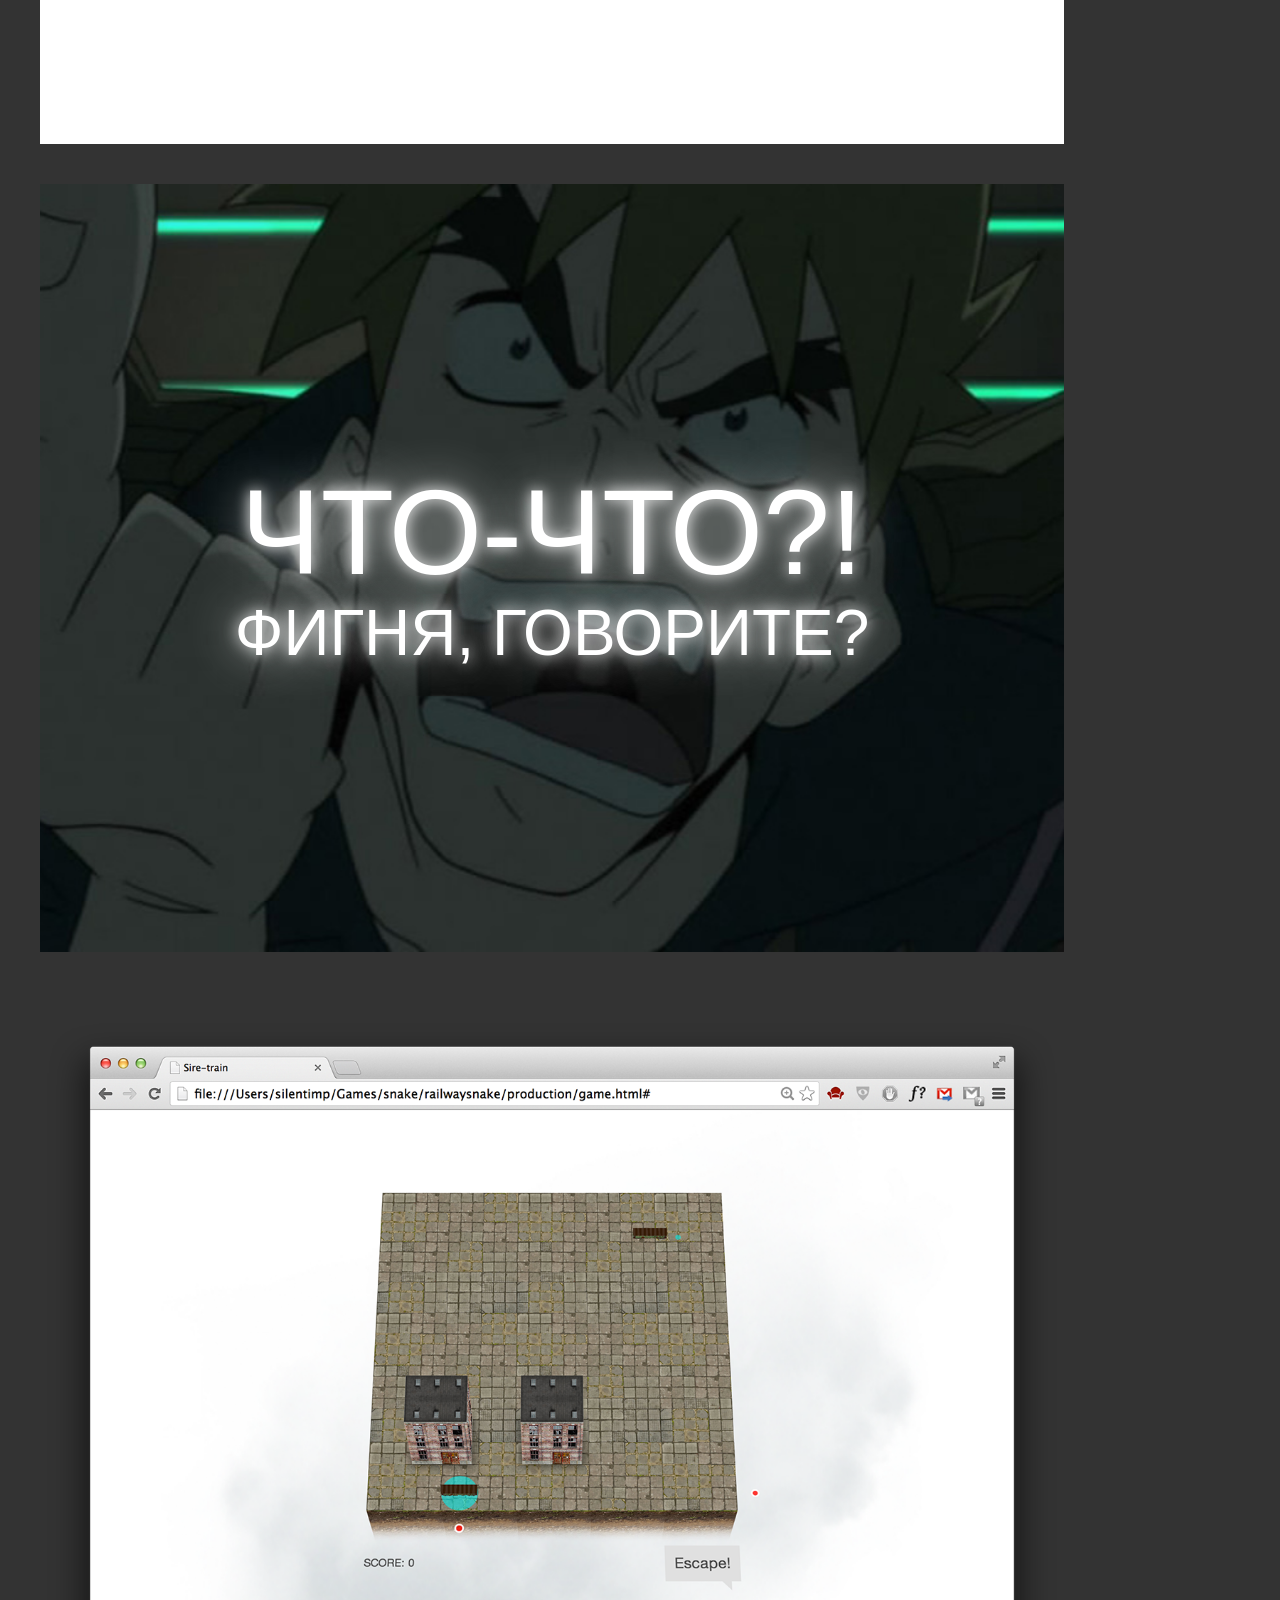
<file: index-p1.html>
<!DOCTYPE HTML>
<html lang="ru-RU">
<head>
  <meta charset="UTF-8">
  <title>Lazy Game Dev | Для тех, кто всегда хотел, но боялся попробовать</title>

  <meta http-equiv="X-UA-Compatible" content="IE=edge,chrome=1"/>

  <script src="js/modernizr.js"></script>
  <script src="js/jquery.js"></script>
  <script src="js/jquery.keyboard.js"></script>
  <script src="js/jquery.hotkeys.js"></script>
  <script src="js/raphael-min.js"></script>
  <script src="js/g.raphael-min.js"></script>
  <script src="js/g.pie-min.js"></script>
  <script src="js/gRaphaelJS_multi_pie.js"></script>
  <script src="js/prism.js"></script>
  <script src="js/slidsterController.js"></script>


  <link rel="stylesheet" media="all" href="css/common.css" />
</head>
<body>
  <section class="slides">

    <article class="slide-1 main center hello"><div class="wrapper">
      <hgroup>
        <h1>Lazy Game Dev</h1>
      </hgroup>
    </div></article>

    <article class="haruko center-text center"><div class="wrapper">
      <hgroup>
        <h1>Игрушки!</h1>
      </hgroup>
    </div></article>

    <article class="center think center-text"><div class="wrapper">
      <hgroup>
        <h1>
          <span class="wrap">Lazy gay dev?
          </span></h1>
      </hgroup>
    </div></article>

    <article class="slide-4 center center-text"><div class="wrapper">
      <hgroup>
        <h1>Почему это <b>выгодно?</b></h1>
      </hgroup>
    </div></article>

    <article class="center "><div class="wrapper">
        <ul>
          <li>1. Flash</li>
          <li>&nbsp;</li>
          <li>&nbsp;</li>
        </ul>
    </div></article>

    <article class="center "><div class="wrapper">
        <ul>
          <li>1. Flash</li>
          <li>2. Приложение для iOS</li>
          <li>&nbsp;</li>
        </ul>
    </div></article>

    <article class="center "><div class="wrapper">
        <ul>
          <li>1. Flash</li>
          <li>2. Приложение для iOS</li>
          <li>3. Приложение для Android</li>
        </ul>
    </div></article>

    <article class="center no-desktop"></article>

    <article class="center flash-use-1"></article>

    <article class="center kiner-ipad-games"></article>
    <article class="center kiner-ipad-store"></article>
    <article class="center kiner-ipad"></article>

    <article class="center flash-use-2"></article>

    <article class="center lays-ipad"></article>

    <article class="center stupidity"></article>

    <article class="center center-text html5"><div class="wrapper">
      <hgroup>
        <h1><b>HTML5</b> <i>отлично подходит</i> для создания казуальных игр</h1>
      </hgroup>
    </div></article>

    <article class="slide-4 center crossbrowser center-text"><div class="wrapper">
      <hgroup>
        <h1>Можно заставить работать <b>везде!</b></h1>
      </hgroup>
    </div></article>

    <article class="slide-5 center center-text"><div class="wrapper">
      <hgroup>
        <h1>Его знают все!<b>Очень низкий порог вхождения</b></h1>
      </hgroup>
    </div></article>

    <article class="shit center center-text"><div class="wrapper">
      <hgroup>
        <h1>Что-что?!<b>Фигня, говорите?</b></h1>
      </hgroup>
    </div></article>

    <article class="center game snake"><a target="_blank" href="games/snake/game.html"></a></article>

    <article class="snake-links">
      <div class="column">
        <img src="img/snake-link.svg" alt="vcard">
        <h1 class="icon-globe">http://goo.gl/MkABXJ</h1>
      </div>
      <div class="column">
        <img src="img/snake-git-link.svg" alt="vcard">
        <h1 class="icon-github">http://goo.gl/KR85YA</h1>
      </div>
    </article>

    <article class="center game puzzle"></article>

<!--     <article class="center game demo">
      <video height="720" src="demo/demo-puzzle.mov"></video>
    </article> -->

    <article class="center game arcade"><a target="_blank" href="games/arcade/index.html"></a></article>
<!--     <article class="center game demo">
      <video height="720" src="demo/demo-arcade.mov"></video>
    </article> -->

    <article class="center-text scene">
        <iframe src="scenes/catan_low/index.html" width="100%" height="100%" frameborder="0"></iframe>
    </article>

    <!-- <article class="center game catan"><a target="_blank" href="games/catan/index.html"></a></article> -->
<!-- <article class="center center-text scene">
      <iframe height="720" src="scenes/catan_low/index.html" width="100%" height="100%" frameborder="0"></iframe>
    </article> -->

    <!-- <article class="center game shooter"><a target="_blank" href="http://keithclark.co.uk/labs/css3-fps/"></a></article> -->
    <article class="center game demo">
      <video width="100%" src="demo/demo-shooter.mov"></video>
    </article>

    <article class="center game renju"><a target="_blank" href="games/renju/game.html"></a></article>
<!--     <article class="center game demo">
      <video height="720" src="demo/demo-renju.mov"></video>
    </article> -->

    <article class="renju-links">
      <div class="column">
        <img src="img/renju-link.svg" alt="vcard">
        <h1 class="icon-globe">renju.in</h1>
      </div>
      <div class="column">
        <img src="img/renju-git-link.svg" alt="vcard">
        <h1 class="icon-github">goo.gl/CX01W</h1>
      </div>
    </article>



    <article class="center where center-text"><div class="wrapper">
      <hgroup>
        <h1>Да ладно,
          <b>и где это работает?!</b>
        </h1>
      </hgroup>
    </div></article>

    <article class="center where center-text"><div class="wrapper">
      <hgroup>
        <h1>Desktop</h1>
      </hgroup>
    </div></article>

    <article class="center long-list"><div class="wrapper">
        <ul>
          <li>1. Webkit (Сhrome, Safari и Yandex) <i>45.69%</i></li>
          <li>&nbsp;</li>
          <li>&nbsp;</li>
          <li>&nbsp;</li>
          <li>&nbsp;</li>
          <li>&nbsp;</li>
          <li>&nbsp;</li>
        </ul>
        <div class="pie" id="holder0" data-firstData="55" data-secondData="45"></div>
    </div></article>

    <article class="center long-list"><div class="wrapper">
        <ul>
          <li>1. Webkit (Сhrome, Safari и Yandex) <i>45.69%</i></li>
          <li>2. Gecko (FireFox) <i>18.17%</i></li>
          <li>&nbsp;</li>
          <li>&nbsp;</li>
          <li>&nbsp;</li>
          <li>&nbsp;</li>
          <li>&nbsp;</li>
        </ul>
        <div class="pie" id="holder1" data-firstData="37" data-secondData="63"></div>
    </div></article>

    <article class="center long-list"><div class="wrapper">
        <ul>
          <li>1. Webkit (Сhrome, Safari и Yandex) <i>45.69%</i></li>
          <li>2. Gecko (FireFox) <i>18.17%</i></li>
          <li>3. Trident (IE 10+) <i>1.49%</i></li>
          <li>&nbsp;</li>
          <li>&nbsp;</li>
          <li>&nbsp;</li>
          <li>&nbsp;</li>
        </ul>
        <div class="pie" id="holder2" data-firstData="35" data-secondData="65"></div>
    </div></article>

    <article class="center long-list"><div class="wrapper">
        <ul>
          <li>1. Webkit (Сhrome, Safari и Yandex) <i>45.69%</i></li>
          <li>2. Gecko (FireFox) <i>18.17%</i></li>
          <li>3. Trident (IE 10+) <i>1.49%</i></li>
          <li>&nbsp;</li>
          <li>Trident? (IE 9) <i>16.74%</i></li>
          <li>Trident? (IE 8-) <i>11.72%</i></li>
          <li>Presto? (Opera) <i>1.2%</i></li>
          <li>Разное <i>6.19%</i></li>
        </ul>
        <div class="pie" id="holder3" data-firstData="35" data-secondData="65"></div>
    </div></article>

    <article class="center long-list"><div class="wrapper">
        <ul>
          <li>1. Webkit (Safari)</li>
          <li>2. Gecko (FireFox)</li>
          <li>3. Trident (IE 10+)</li>
          <li>4. Blink (Chrome, Yandex, Opera)</li>
          <li>&nbsp;</li>
          <li>Trident (IE 9-) — деградация!</li>
          <li>&nbsp;</li>
        </ul>
        <div class="pie" id="holder4" data-firstData="28" data-secondData="72"></div>
    </div></article>

    <article class="center where center-text"><div class="wrapper">
      <hgroup>
        <h1>Мобильные</h1>
      </hgroup>
    </div></article>

    <article class="center long-list"><div class="wrapper">
        <ul>
          <li>1. Android 3+ <i>21%</i></li>
          <li>2. iOS <i>27%</i></li>
          <li>3. Остальное <i>52%</i></li>
        </ul>
        <div class="pie" id="holder5" data-firstData="63" data-secondData="37"></div>
    </div></article>


  </section>
  <div class="progress"><div><div></div></div></div>
  <div class="lightbox"></div>
</body>
</html>
</file>
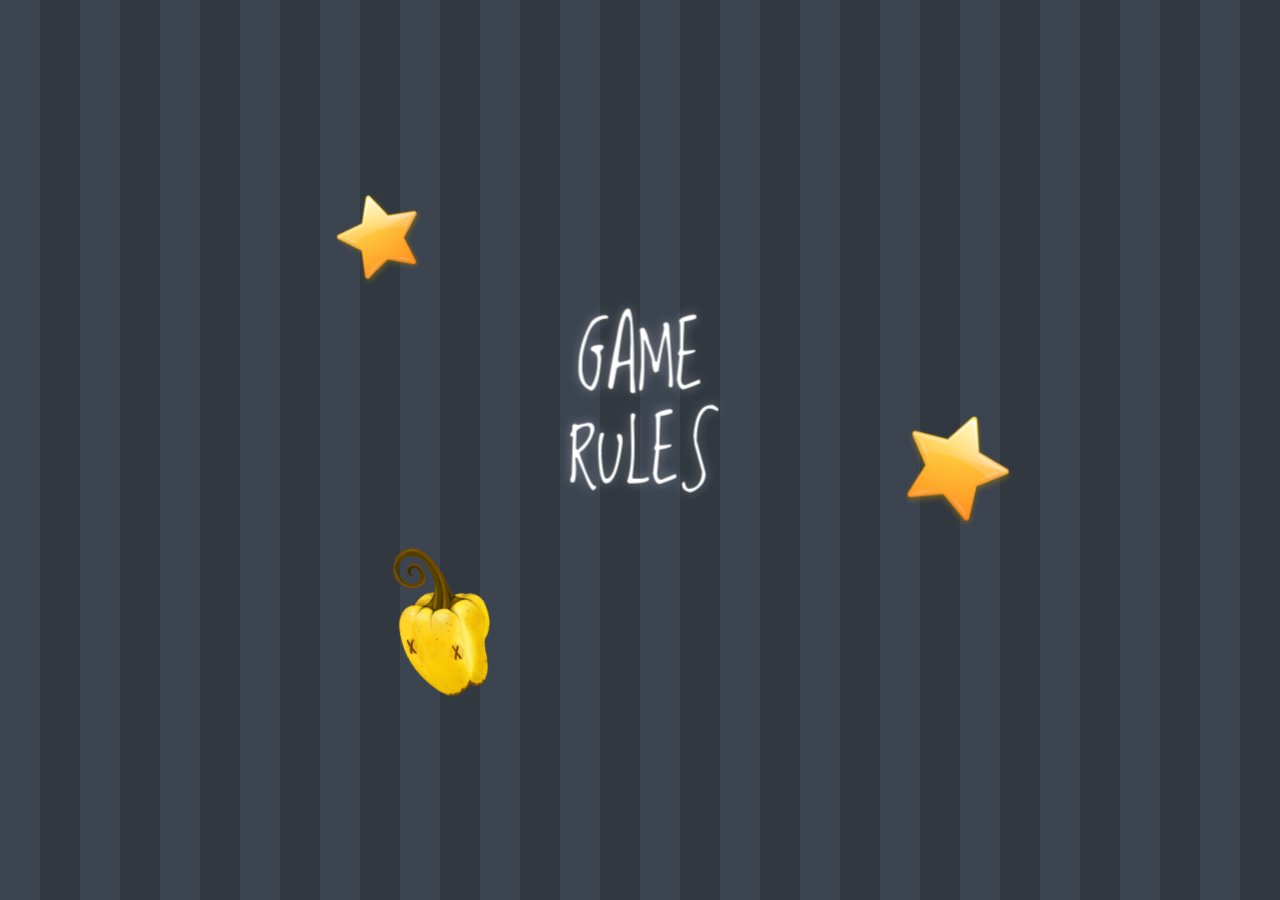
<file: games/puzzle/game.html>
<!DOCTYPE HTML>
<html lang="en-US">
<head>
	<meta charset="UTF-8">
	<title>Игра</title>

	<meta http-equiv="X-UA-Compatible" content="IE=edge,chrome=1"/>

	<link rel="stylesheet" href="css/common.css" />

	<script src="js/jquery.min.js"></script>
	<script src="js/jquery.keyboard.js"></script>
	<script src="js/json2.min.js"></script>
	<script src="js/modernizr.min.js"></script>
	<script src="js/amplify.core.min.js"></script>
	<script src="js/amplify.request.min.js"></script>
	<script src="js/amplify.store.min.js"></script>
	<script src="js/jquery.queryloader2.js"></script>
	<script src="js/gameController.js"></script>

</head>
<body>
<section class="scale">
	<section class="space">
		<section class="screen game-screen">
			<div class="pause-popup">
				<h2>Pause</h2>
			</div>
			<div class="game-over">
				<h2>Game Over</h2>
				<p>Your score: <b class="finalScore">0</b></p>
				<p class="ok">OK</p>
			</div>
			<div class="name-popup">
				<div class="inner-wrapper">
					<label for="name">Your name:</label>
					<input type="text" name="name" autocomplete="off" id="name" value="">
					<p class="ok">Ok</p>
				</div>
			</div>
			<section class="data-panel">
				<p class="scores">0</p>
				<p class="timer"><b>00</b>:00</p>
				<p class="pause">pause</p>
				<p class="quit">quit</p>
			</section>
			<div class="turn-wrapper">
				<section class="game-field">
				</section>
			</div>
		</section>
		<section class="screen navigation-screen">
			<div class="turn-wrapper">
				<nav class="navigation element">
					<a href="#" class="new-game">Game</a>
					<a href="#" class="change-name">I am not <b>Gogi</b>!</a>
					<a href="#" class="rules">Rules</a>
					<a href="#" class="scores">Scores</a>
				</nav>
				<img src="img/star-1.png" class="artifact-1" alt="Звездочка">
				<img src="img/star-1.png" class="artifact-2" alt="Звездочка">
				<img src="img/pepper-1.png" class="artifact-3" alt="Звездочка">
			</div>
		</section>
		<section class="screen score-screen">
			<div class="turn-wrapper">
				<section class="score element">
					<h1>Scores</h1>
					<table></table>
					<a href="#" class="back"><span></span></a>
				</section>
				<img src="img/star-1.png" class="artifact-4" alt="Звездочка">
				<img src="img/win.png" class="artifact-5" alt="Звездочка">
				<img src="img/star-1.png" class="artifact-6" alt="Звездочка">
			</div>
		</section>
		<section class="screen rules-screen">
			<div class="turn-wrapper">
				<section class="rules">
					<p><img src="img/rules.png" alt="найди похожие!"> In the game field with size 4x4 blocks placed 16 pictures of 8 types. You have to find a match for each picture as fast as possible.</p>

					<a href="#" class="back"><span></span></a>
				</section>
				<img src="img/star-1.png" class="artifact-7" alt="Звездочка">
				<img src="img/pepper-3.png" class="artifact-8" alt="Звездочка">
				<img src="img/pepper-2.png" class="artifact-9" alt="Звездочка">
			</div>
		</section>
	</section>
</section>
<div class="darkbox"></div>
<div class="preloader-images">
	<img src="img/type-1.png" alt="для прелоадера">
	<img src="img/type-2.png" alt="для прелоадера">
	<img src="img/type-3.png" alt="для прелоадера">
	<img src="img/type-4.png" alt="для прелоадера">
	<img src="img/type-5.png" alt="для прелоадера">
	<img src="img/type-6.png" alt="для прелоадера">
	<img src="img/type-7.png" alt="для прелоадера">
	<img src="img/type-8.png" alt="для прелоадера">
	<img src="img/back.png" alt="для прелоадера">
	<img src="img/paper.png" alt="для прелоадера">
</div>
</body>
</html>
</file>
<file: games/arcade/css/common.css>
@import url('reset.css');
@import url('layout.css');
@import url('cat.css');
@import url('clouds.css');
</file>
<file: games/catan/css/model.css>
html{
height: 100%;
width: 100%;
}
body{
  -webkit-perspective: 600px;
  -moz-perspective: 600px;
  perspective: 600px;

  -webkit-transform-style: preserve-3d;
  -moz-transform-style: preserve-3d;
  transform-style: preserve-3d;

  height: 100%;
  width: 100%;
  overflow: hidden;
  position: relative;
  }

.model:hover ~ .base .top-side .inner,
.base:hover .top-side .inner{
  box-shadow: inset 0 0 0 140px rgba(255, 121, 0, .35);
  }

.base.sea:hover .top-side .inner{
  box-shadow: none;
  }

.passive,
.passive div{
  cursor: default;
  pointer-events: none;
  }

.base.sea-2,
.base.sea-1{
  -webkit-transform: translateZ(-20px);
  -moz-transform: translateZ(-20px);
  transform: translateZ(-20px);
  }

.base.sea-1 .side-1,
.base.sea-1 .side-2,
.base.sea-1 .side-3,
.base.sea-1 .side-4,
.base.sea-1 .side-5,
.base.sea-1 .side-6,
.base.sea-1 .top-side .inner,
.base.sea-1 .bottom-side .inner{
  background: url('../img/sea-1.png') no-repeat;
  -webkit-background-size: 100%;
          background-size: 100%;
  opacity: 0.7;
  }

.base.sea-2 .side-1,
.base.sea-2 .side-2,
.base.sea-2 .side-3,
.base.sea-2 .side-4,
.base.sea-2 .side-5,
.base.sea-2 .side-6,
.base.sea-2 .top-side .inner,
.base.sea-2 .bottom-side .inner{
  background: url('../img/sea-2.png') no-repeat;
  -webkit-background-size: 100%;
          background-size: 100%;
  opacity: 0.8;
  }

.base{
  cursor: pointer;
  width:140px;
  height:140px;
  position: absolute;
  top:-10px;
  left:-10px;
  display: block;
  -webkit-transform-style: preserve-3d;
  -moz-transform-style: preserve-3d;
  transform-style: preserve-3d;
  }
  .base .top-side{
    position: absolute;
    width: 140px;
    height: 122px;
    overflow: hidden;
    -webkit-transform: translateY(9px);
    -moz-transform: translateY(9px);
    transform: translateY(9px);
    }
    .base .top-side .outer{
      width: 140px;
      height: 121px;
      overflow: hidden;
      -webkit-transform: rotateZ(-60deg);
      -moz-transform: rotateZ(-60deg);
      transform: rotateZ(-60deg);
      }
      .base .top-side .inner{
        width: 140px;
        height: 121px;
        -webkit-transform: rotateZ(-60deg);
        -moz-transform: rotateZ(-60deg);
        transform: rotateZ(-60deg);
        overflow: hidden;
        background: url('../img/dirt.png') 50% 50% repeat;
        -webkit-background-size: 100% auto;
                background-size: 100% auto;
        }
  .base .bottom-side{
    position: absolute;
    width: 140px;
    height: 122px;
    overflow: hidden;
    -webkit-transform: translateZ(-20px) translateY(9px);
    -moz-transform: translateZ(-20px) translateY(9px);
    transform: translateZ(-20px) translateY(9px);
    }
    .base .bottom-side .outer{
      width: 140px;
      height: 121px;
      overflow: hidden;
      -webkit-transform: rotateZ(-60deg);
      -moz-transform: rotateZ(-60deg);
      transform: rotateZ(-60deg);
      }
      .base .bottom-side .inner{
        width: 140px;
        height: 121px;
        overflow: hidden;
        background: url('../img/dirt.png') 50% 50% no-repeat;
        -webkit-transform: rotateZ(-60deg);
        -moz-transform: rotateZ(-60deg);
        transform: rotateZ(-60deg);
        }
  .base .side-1{
    position: absolute;
    top: 50%;
    left: 50%;
    margin: 0 0 0 -35px;
    width: 70px;
    height: 20px;
    -webkit-transform-origin: 50% 0;
    -moz-transform-origin: 50% 0;
    transform-origin: 50% 0;

    -webkit-transform: rotateX(-90deg) translateZ(60px) rotateY(0);
    -moz-transform: rotateX(-90deg) translateZ(60px) rotateY(0);
    transform: rotateX(-90deg) translateZ(60px) rotateY(0);

    -webkit-transform-style: preserve-3d;
    -moz-transform-style: preserve-3d;
    transform-style: preserve-3d;

    background: url('../img/dirt.png') 0 0 repeat;
        -webkit-background-size: 100% auto;
                background-size: 100% auto;
    }
  .base .side-2{
    width: 70px;
    height: 20px;
    display: block;

    -webkit-transform-style: preserve-3d;
    -moz-transform-style: preserve-3d;
    transform-style: preserve-3d;

    -webkit-transform-origin: 100% 0;
    -webkit-transform: rotateY(-120deg);

    -moz-transform-origin: 100% 0;
    -moz-transform: rotateY(-120deg);

    transform-origin: 100% 0;
    transform: rotateY(-120deg);

    background: url('../img/dirt.png') 0 0 repeat;
        -webkit-background-size: 100% auto;
                background-size: 100% auto;
    }
  .base .side-3{
    width: 70px;
    height: 20px;
    display: block;

    -webkit-transform-style: preserve-3d;
    -moz-transform-style: preserve-3d;
    transform-style: preserve-3d;

    -webkit-transform-origin: 0 0;
    -webkit-transform: rotateY(-120deg);

    -moz-transform-origin: 0 0;
    -moz-transform: rotateY(-120deg);

    transform-origin: 0 0;
    transform: rotateY(-120deg);

    background: url('../img/dirt.png') 0 0 repeat;
        -webkit-background-size: 100% auto;
                background-size: 100% auto;
    }
  .base .side-4{
    width: 70px;
    height: 20px;
    display: block;

    -webkit-transform-style: preserve-3d;
    -moz-transform-style: preserve-3d;
    transform-style: preserve-3d;

    -webkit-transform-origin: 100% 0;
    -webkit-transform: rotateY(-120deg);

    -moz-transform-origin: 100% 0;
    -moz-transform: rotateY(-120deg);

    transform-origin: 100% 0;
    transform: rotateY(-120deg);

    background: url('../img/dirt.png') 0 0 repeat;
        -webkit-background-size: 100% auto;
                background-size: 100% auto;
    }
  .base .side-5{
    width: 70px;
    height: 20px;
    display: block;

    -webkit-transform-style: preserve-3d;
    -moz-transform-style: preserve-3d;
    transform-style: preserve-3d;

    -webkit-transform-origin: 0 0;
    -webkit-transform: rotateY(-120deg);

    -moz-transform-origin: 0 0;
    -moz-transform: rotateY(-120deg);

    transform-origin: 0 0;
    transform: rotateY(-120deg);

    background: url('../img/dirt.png') 0 0 repeat;
        -webkit-background-size: 100% auto;
                background-size: 100% auto;
    }
  .base .side-6{
    width: 70px;
    height: 20px;
    display: block;

    -webkit-transform-style: preserve-3d;
    -moz-transform-style: preserve-3d;
    transform-style: preserve-3d;

    -webkit-transform-origin: 100% 0;
    -webkit-transform: rotateY(-120deg);

    -moz-transform-origin: 100% 0;
    -moz-transform: rotateY(-120deg);

    transform-origin: 100% 0;
    transform: rotateY(-120deg);

    background: url('../img/dirt.png') 0 0 repeat;
        -webkit-background-size: 100% auto;
                background-size: 100% auto;
    }

.element{
  width: 120px;
  height: 120px;
  position: relative;

  -webkit-transform-style: preserve-3d;
  -moz-transform-style: preserve-3d;
  transform-style: preserve-3d;
  }

.pos-1{
  position: absolute;
  left: 50%;
  top: 50%;
  margin: -50px 0 0 -50px;
  }

.pos-4{
  position: absolute;
  left: 50%;
  top: 50%;
  margin: 10px 0 0 55px;
  }
.pos-5{
  position: absolute;
  left: 50%;
  top: 50%;
  margin: 10px 0 0 -155px;
  }
.pos-6{
  position: absolute;
  left: 50%;
  top: 50%;
  margin: 70px 0 0 -50px;
  }
.pos-7{
  position: absolute;
  left: 50%;
  top: 50%;
  margin: -170px 0 0 -50px;
  }


.pos-2{
  position: absolute;
  left: 50%;
  top: 50%;
  margin: -110px 0 0 55px;
  }

.pos-3{
  position: absolute;
  left: 50%;
  top: 50%;
  margin: -110px 0 0 -155px;
  }

.plane{
  line-height: 0;
  font-size: 0;
  text-align: center;
  width: 500px;
  height: 500px;
  position: absolute;
  left: 50%;
  top: 50%;
  margin: -250px 0 0 -250px;

  -webkit-transform-origin: 50% 50%;
  -moz-transform-origin: 50% 50%;
  transform-origin: 50% 50%;

  -webkit-transform: rotateX(40deg);
  -moz-transform: rotateX(40deg);
  transform: rotateX(40deg);

  -webkit-transform-style: preserve-3d;
  -moz-transform-style: preserve-3d;
  transform-style: preserve-3d;
  }

.desert .landscape,
.desert .landscape div{
  -webkit-transform: translateZ(.75px);
  -moz-transform: translateZ(.75px);
  transform: translateZ(.75px);
  }

.forest div{
  -webkit-transform: translateZ(1px);
  -moz-transform: translateZ(1px);
  transform: translateZ(1px);
  }

.mountain .landscape,
.mountain .landscape div{
  -webkit-transform: translateZ(.75px);
  -moz-transform: translateZ(.75px);
  transform: translateZ(.75px);
  }

.field{
  width:100%;
  height: 100%;
  -webkit-transform-style: preserve-3d;
  -moz-transform-style: preserve-3d;
  transform-style: preserve-3d;
  }
.field .grass{
  -webkit-transform: translateZ(.75px);
  -moz-transform: translateZ(.75px);
  transform: translateZ(.75px);
  }
.field .yap.yap-2{
  -webkit-transform: translateZ(1.1px) translateY(-25px) translateX(-15px) scaleX(.1) scaleY(.1) scaleZ(.1) rotateZ(45deg);
  -moz-transform: translateZ(1.1px) translateY(-25px) translateX(-15px) scaleX(.1) scaleY(.1) scaleZ(.1) rotateZ(45deg);
  transform: translateZ(1.1px) translateY(-25px) translateX(-15px) scaleX(.1) scaleY(.1) scaleZ(.1) rotateZ(45deg);
  }
.field .yap.yap-3{
  -webkit-transform: translateZ(1.1px) translateY(-30px) translateX(-40px) scaleX(.1) scaleY(.1) scaleZ(.1) rotateZ(45deg);
  -moz-transform: translateZ(1.1px) translateY(-30px) translateX(-40px) scaleX(.1) scaleY(.1) scaleZ(.1) rotateZ(45deg);
  transform: translateZ(1.1px) translateY(-30px) translateX(-40px) scaleX(.1) scaleY(.1) scaleZ(.1) rotateZ(45deg);
  }
.field .yap.yap-4{
  -webkit-transform: translateZ(1.1px) translateY(-30px) translateX(20px) scaleX(.1) scaleY(.1) scaleZ(.1) rotateZ(45deg);
  -moz-transform: translateZ(1.1px) translateY(-30px) translateX(20px) scaleX(.1) scaleY(.1) scaleZ(.1) rotateZ(45deg);
  transform: translateZ(1.1px) translateY(-30px) translateX(20px) scaleX(.1) scaleY(.1) scaleZ(.1) rotateZ(45deg);
  }
.field .yap.yap-5{
  -webkit-transform: translateZ(1.1px) translateY(-50px) translateX(-5px) scaleX(.1) scaleY(.1) scaleZ(.1) rotateZ(45deg);
  -moz-transform: translateZ(1.1px) translateY(-50px) translateX(-5px) scaleX(.1) scaleY(.1) scaleZ(.1) rotateZ(45deg);
  transform: translateZ(1.1px) translateY(-50px) translateX(-5px) scaleX(.1) scaleY(.1) scaleZ(.1) rotateZ(45deg);
  }
.field .yap{
  box-shadow: 0 20px 60px 25px rgba(44, 65, 43, .4);

  width: 33px;
  height: 66px;
  display: block;
  position: absolute;
  top:40px;
  left: 40px;
  -webkit-transform-style: preserve-3d;
  -moz-transform-style: preserve-3d;
  transform-style: preserve-3d;
  -webkit-transform: translateZ(1.2px) scaleX(.1) scaleY(.1) scaleZ(.1) rotateZ(45deg);
  -moz-transform: translateZ(1.2px) scaleX(.1) scaleY(.1) scaleZ(.1) rotateZ(45deg);
  transform: translateZ(1.2px) scaleX(.1) scaleY(.1) scaleZ(.1) rotateZ(45deg);
  }
  .field .yap .front{
    width: 74px;
    height: 74px;
    background: url('../img/yap-front.png') 50% 50% no-repeat;
    -webkit-background-size: 100%;
            background-size: 100%;
    display: block;
    position: absolute;
    top: 50%;
    left: 50%;
    margin: -33px 0 0 -38px;
    -webkit-transform-style: preserve-3d;
    -moz-transform-style: preserve-3d;
    transform-style: preserve-3d;
    -webkit-transform-origin: 50% 0;
    -webkit-transform: rotateX(90deg) translateY(-3px);
    -moz-transform-origin: 50% 0;
    -moz-transform: rotateX(90deg) translateY(-3px);
    transform-origin: 50% 0;
    transform: rotateX(90deg) translateY(-3px);
    }
    .field .yap .front div{
      width: 74px;
      height: 74px;
      background: url('../img/yap-front.png') 50% 50% no-repeat;
      -webkit-background-size: 100%;
              background-size: 100%;
      display: block;
      position: absolute;
      top: 0;
      left: 0;
      -webkit-transform-style: preserve-3d;
      -moz-transform-style: preserve-3d;
      transform-style: preserve-3d;
      -webkit-transform-origin: 50% 0;
      -webkit-transform: translateZ(-100px);
      -moz-transform-origin: 50% 0;
      -moz-transform: translateZ(-100px);
      transform-origin: 50% 0;
      transform: translateZ(-100px);
      }
  .field .yap .sides{
    width: 33px;
    height: 100px;
    background: url("../img/yap-side.png") repeat;
    -webkit-transform-style: preserve-3d;
    -moz-transform-style: preserve-3d;
    transform-style: preserve-3d;
    }
    .field .yap .sides div{
      width: 29px;
      height: 100px;
      background: url("../img/yap-side.png") repeat;
      -webkit-transform-style: preserve-3d;
      -moz-transform-style: preserve-3d;
      transform-style: preserve-3d;

      -webkit-transform-origin: 50% 50% 34px;
      -webkit-transform: rotateY(45deg);
      -moz-transform-origin: 50% 50% 34px;
      -moz-transform: rotateY(45deg);
      transform-origin: 50% 50% 34px;
      transform: rotateY(45deg);
      }


  .forest .forest-bottom{
    position: absolute;
    display: block;
    top: 0;
    left: 0;
    width: 100px;
    height: 100px;
    -webkit-transform: translateZ(1.5px);
    -moz-transform: translateZ(1.5px);
    transform: translateZ(1.5px);
    }

.model{
  z-index: 100;
  cursor: pointer;
  transform-style: preserve-3d;
  display: block;
  position: absolute;
  top:0;
  left:0;
  right: 0;
  bottom: 0;
  margin: auto;
  width: 100px;
  height: 100px;
  -webkit-transform-style: preserve-3d;
  -moz-transform-style: preserve-3d;
  transform-style: preserve-3d;
  }
  .model img{
    position: absolute;
    display: block;
    width: 100%;
    height: 100%;
    top: 0;
    left: 0;
    }
  .model .landscape{
    position: absolute;
    display: block;
    width: 100%;
    height: 100%;
    -webkit-transform-style: preserve-3d;
    -moz-transform-style: preserve-3d;
    transform-style: preserve-3d;
    }
  .model .landscape div{
    position: absolute;
    display: block;
    width: 100%;
    height: 100%;
    -webkit-transform-style: preserve-3d;
    -moz-transform-style: preserve-3d;
    transform-style: preserve-3d;
    }
</file>
<file: scenes/catan/css/model.css>
html{
height: 100%;
width: 100%;
}
body{
  -webkit-perspective: 600px;
  -moz-perspective: 600px;
  perspective: 600px;

  -webkit-transform-style: preserve-3d;
  -moz-transform-style: preserve-3d;
  transform-style: preserve-3d;

  height: 100%;
  width: 100%;
  overflow: hidden;
  position: relative;
  }

.plane{
  line-height: 0;
  font-size: 0;
  text-align: center;
  width: 500px;
  height: 500px;
  position: absolute;
  left: 50%;
  top: 50%;
  margin: -250px 0 0 -250px;

  -webkit-transform-origin: 50% 50%;
  -moz-transform-origin: 50% 50%;
  transform-origin: 50% 50%;

  -webkit-transform: rotateX(30deg) translateZ(100px) scale(.9) scaleZ(.9);

  -webkit-transform-style: preserve-3d;
  -moz-transform-style: preserve-3d;
  transform-style: preserve-3d;

  -webkit-animation: spin 8s linear 0s infinite;
  -moz-animation: spin 8s linear 0s infinite;
  -ms-animation: spin 8s linear 0s infinite;
  animation: spin 8s linear 0s infinite;
  }

.mountain{
  width: 500px;
  height: 500px;
  -webkit-transform-style: preserve-3d;
  -moz-transform-style: preserve-3d;
  transform-style: preserve-3d;

  -webkit-transform-style-origin: 50% 50% 0;
  -moz-transform-style-origin: 50% 50% 0;
  transform-style-origin: 50% 50% 0;

  position: absolute;
  left: 50%;
  top: 50%;

  -webkit-transform: translate(-250px, -250px);
  -moz-transform: translate(-250px, -250px);
  transform: translate(-250px, -250px);

  -webkit-background-size: contain;
       -o-background-size: contain;
          background-size: contain;
  background-position: 50% 50%;
  background-repeat: no-repeat;
}

.mountain div{
  -webkit-transform-style: preserve-3d;
  -moz-transform-style: preserve-3d;
  transform-style: preserve-3d;

  -webkit-transform: translateZ(3.75px);
  -moz-transform: translateZ(3.75px);
  transform: translateZ(3.75px);

  width: 500px;
  height: 500px;
  display: block;
  background-position: 50% 50%;
  background-repeat: no-repeat;
  -webkit-background-size: contain;
       -o-background-size: contain;
          background-size: contain;
  }

.m50{
  background-image: url('../img/mountine0050.png');
  }
.m49{background-image: url('../img/mountine0049.png');}.m48{background-image: url('../img/mountine0048.png');}.m47{background-image: url('../img/mountine0047.png');}.m46{background-image: url('../img/mountine0046.png');}.m45{background-image: url('../img/mountine0045.png');}.m44{background-image: url('../img/mountine0044.png');}.m43{background-image: url('../img/mountine0043.png');}.m42{background-image: url('../img/mountine0042.png');}.m41{background-image: url('../img/mountine0041.png');}.m40{background-image: url('../img/mountine0040.png');}.m39{background-image: url('../img/mountine0039.png');}.m38{background-image: url('../img/mountine0038.png');}.m37{background-image: url('../img/mountine0037.png');}.m36{background-image: url('../img/mountine0036.png');}.m35{background-image: url('../img/mountine0035.png');}.m34{background-image: url('../img/mountine0034.png');}.m33{background-image: url('../img/mountine0033.png');}.m32{background-image: url('../img/mountine0032.png');}.m31{background-image: url('../img/mountine0031.png');}.m30{background-image: url('../img/mountine0030.png');}.m29{background-image: url('../img/mountine0029.png');}.m28{background-image: url('../img/mountine0028.png');}.m27{background-image: url('../img/mountine0027.png');}.m26{background-image: url('../img/mountine0026.png');}.m25{background-image: url('../img/mountine0025.png');}.m24{background-image: url('../img/mountine0024.png');}.m23{background-image: url('../img/mountine0023.png');}.m22{background-image: url('../img/mountine0022.png');}.m21{background-image: url('../img/mountine0021.png');}.m20{background-image: url('../img/mountine0020.png');}.m19{background-image: url('../img/mountine0019.png');}.m18{background-image: url('../img/mountine0018.png');}.m17{background-image: url('../img/mountine0017.png');}.m16{background-image: url('../img/mountine0016.png');}.m15{background-image: url('../img/mountine0015.png');}.m14{background-image: url('../img/mountine0014.png');}.m13{background-image: url('../img/mountine0013.png');}.m12{background-image: url('../img/mountine0012.png');}.m11{background-image: url('../img/mountine0011.png');}.m10{background-image: url('../img/mountine0010.png');}.m9{background-image: url('../img/mountine0009.png');}.m8{background-image: url('../img/mountine0008.png');}.m7{background-image: url('../img/mountine0007.png');}.m6{background-image: url('../img/mountine0006.png');}

@-webkit-keyframes spin {
  0% {
    -webkit-transform: rotateX(30deg) translateZ(100px) scale(.9) scaleZ(.9) rotateZ(0deg);
    }
  50% {
    -webkit-transform: rotateX(30deg) translateZ(100px) scale(.9) scaleZ(.9) rotateZ(180deg);
    }
  100% {
    -webkit-transform: rotateX(30deg) translateZ(100px) scale(.9) scaleZ(.9) rotateZ(360deg);
    }
  }

@-moz-keyframes spin {
  0% {
    -moz-transform: rotateX(30deg) translateZ(100px) scale(.9) scaleZ(.9) rotateZ(0deg);
    }
  50% {
    -moz-transform: rotateX(30deg) translateZ(100px) scale(.9) scaleZ(.9) rotateZ(180deg);
    }
  100% {
    -moz-transform: rotateX(30deg) translateZ(100px) scale(.9) scaleZ(.9) rotateZ(360deg);
    }
  }

@keyframes spin {
  0% {
    transform: rotateX(30deg) translateZ(100px) scale(.9) scaleZ(.9) rotateZ(0deg);
    }
  50% {
    transform: rotateX(30deg) translateZ(100px) scale(.9) scaleZ(.9) rotateZ(180deg);
    }
  100% {
    transform: rotateX(30deg) translateZ(100px) scale(.9) scaleZ(.9) rotateZ(360deg);
    }
  }
</file>
<file: scenes/glv-2/css/common.css>
@import url('reset.css');
@import url('layout.css');
@import url('cat.css');
@import url('clouds.css');
</file>
<file: scenes/glv-3/css/common.css>
@import url('reset.css');
@import url('layout.css');
@import url('cat.css');
@import url('clouds.css');
</file>
<file: scenes/glv/css/common.css>
@import url('reset.css');
@import url('layout.css');
@import url('cat.css');
@import url('clouds.css');
</file>
<file: games/puzzle/css/common.css>
@import url('reset.css');
@import url('fonts.css');
@import url('layout.css');
@import url('navigation.css');
@import url('score.css');
@import url('rules.css');
@import url('game.css');
@import url('name-popup.css');
@import url('game-over.css');
@import url('pause.css');
@import url('artefacts.css');
</file>
<file: css/common.css>
@import url("font-awesome.min.css");
@import url("reset.css");
@import url("fonts.css");
@import url("layout.css");
@import url("slide.css");
@import url("projection.css");
@import url("vcard.css");

@import url("prism.css");

@import url("slide-spec.css");
</file>
